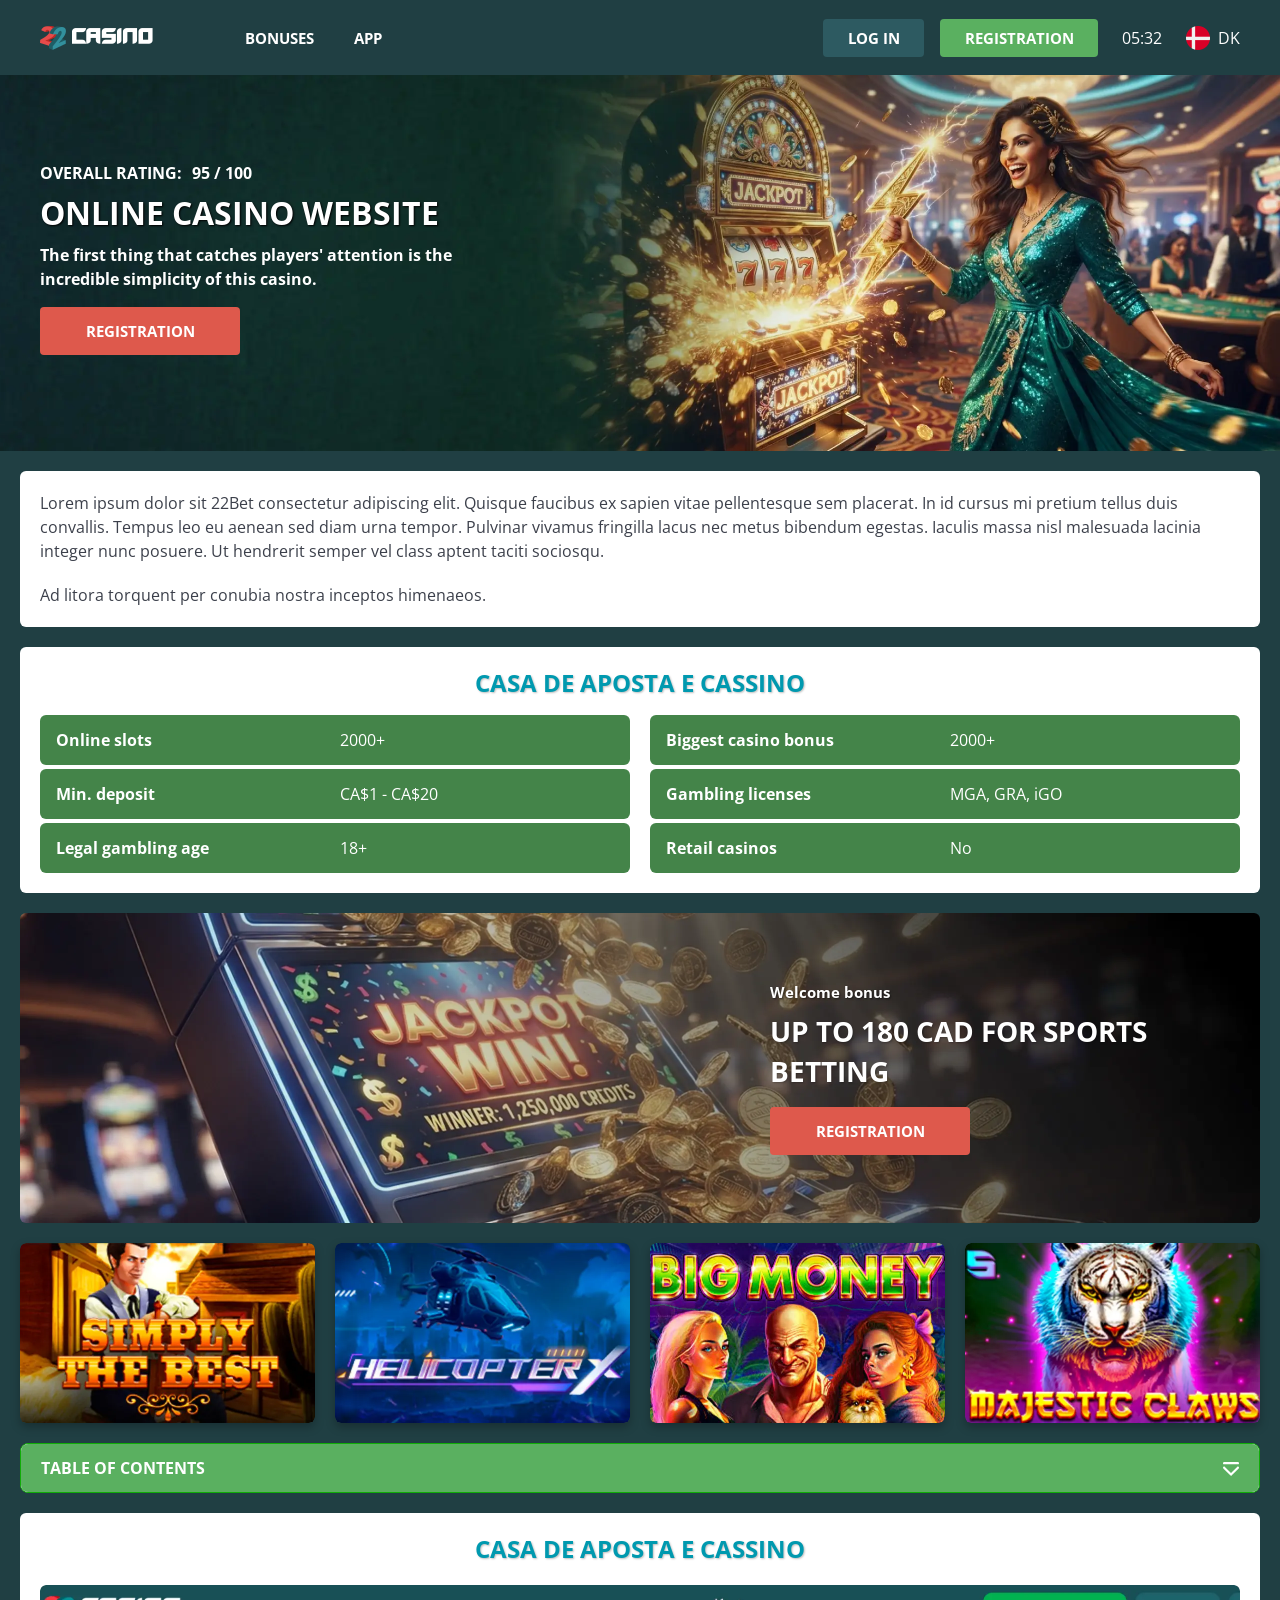
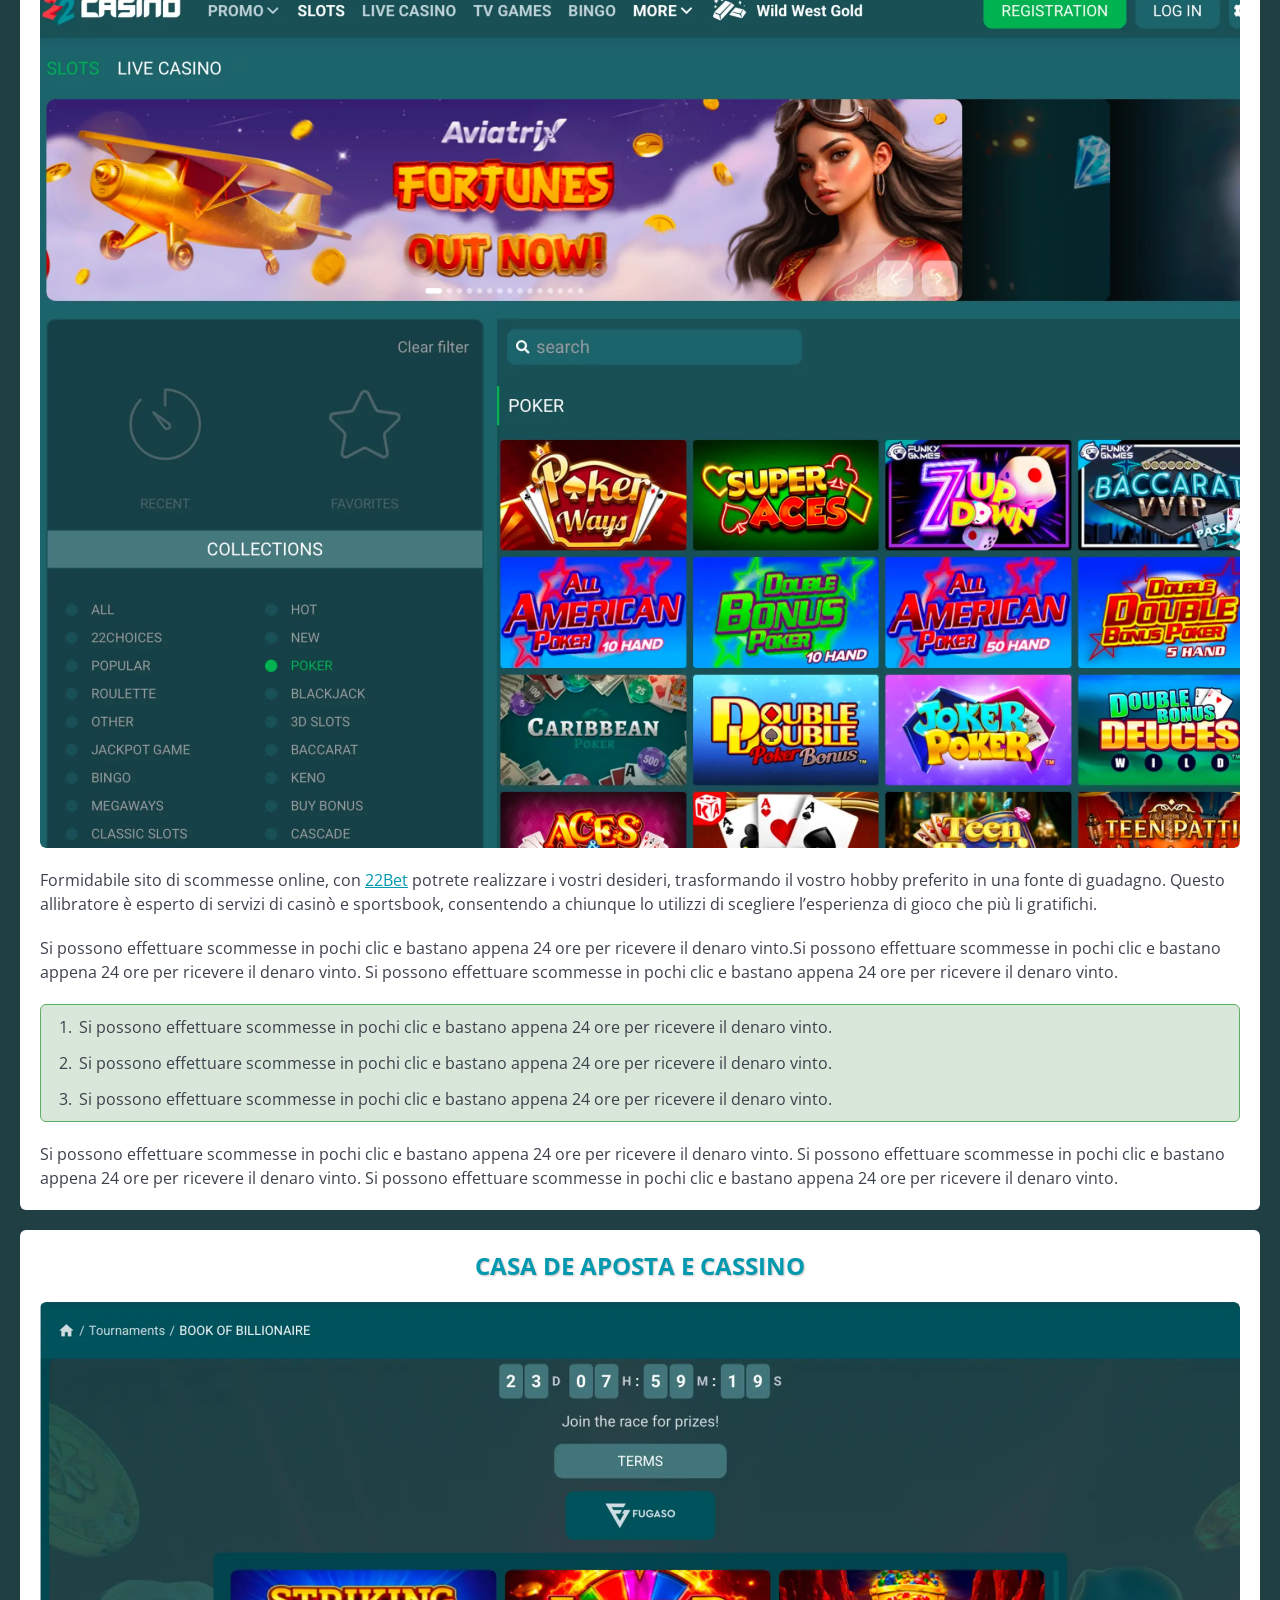
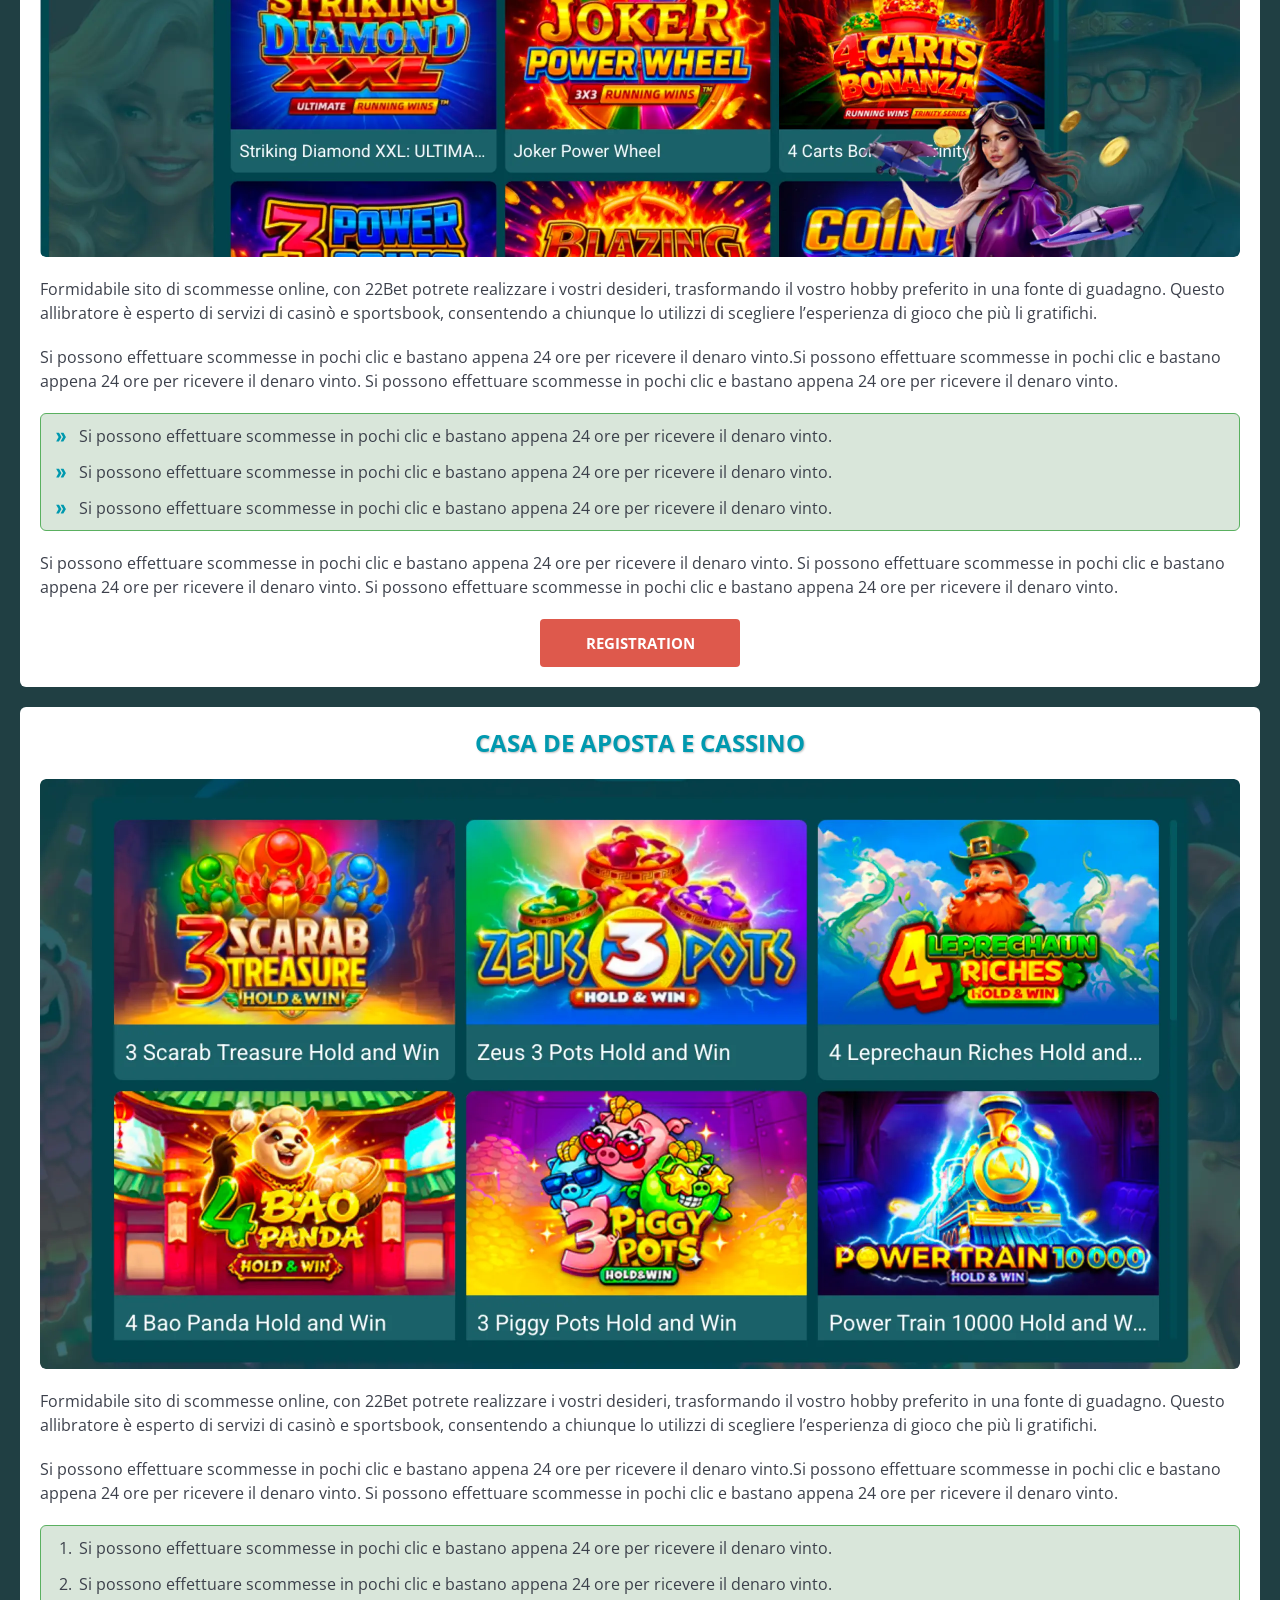
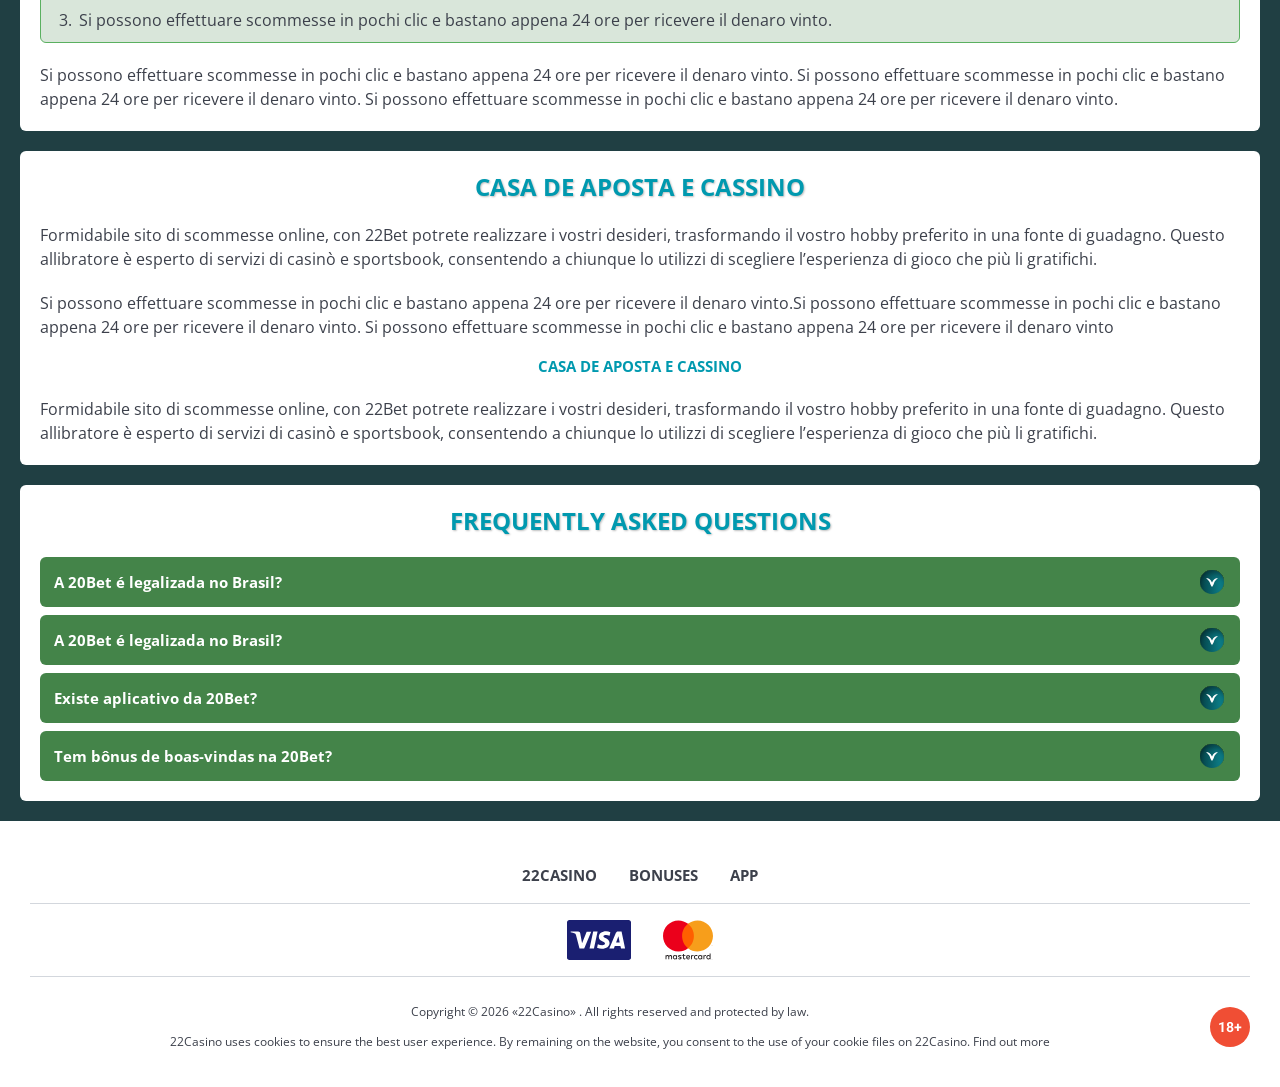
<file: index.html>
<!DOCTYPE html>
<html lang="dk">
  <head>
    <meta charset="UTF-8" />
   
    <meta name="viewport" content="width=device-width, initial-scale=1.0" />
    <title>22Bet </title>
    <meta name="description" content />
    <meta property="og:site_name" content />
    <meta property="og:title" content />
    <meta property="og:type" content="website" />
    <meta property="og:url" content />
    <meta property="og:image" content />
    <meta property="og:image:alt" content />
    <meta property="og:locale" content="dk" />
    <meta property="og:description" content />
    <link rel="preconnect" href="https://fonts.googleapis.com" />
    <link rel="preconnect" href="https://fonts.gstatic.com" crossorigin="anonymous" />
   <link href="https://fonts.googleapis.com/css2?family=Open+Sans:ital,wght@0,300..800;1,300..800&display=swap" rel="stylesheet">
<link href="https://fonts.googleapis.com/css?family=Roboto+Condensed&display=swap" rel="stylesheet">

   <link rel="stylesheet" href="./css/reset.css" />
    <link rel="stylesheet" href="./css/main.css" />
    <link rel="stylesheet" href="./css/media.css"/>
    <link rel="icon" href="./images/Group.png" type="image/x-icon"/>
    <script
    src="https://code.jquery.com/jquery-3.6.1.min.js"
    integrity="sha256-o88AwQnZB+VDvE9tvIXrMQaPlFFSUTR+nldQm1LuPXQ="
    crossorigin="anonymous"
  ></script>
  </head>
  <body>
    <header class="header">
      <section class="content header__content">
        <a href="./index.html" class="logo header__logo"
          ><img src="./images/logo.png" alt="logo" title
        /></a>
        <button class="header__btn-menu" >
          <svg width="16px" height="16px" viewBox="0 0 16 16" xmlns="http://www.w3.org/2000/svg">
              <rect y="0" width="16" height="3" rx="1.5"></rect>
              <rect y="6.5" width="16" height="3" rx="1.5"></rect>
              <rect y="13" width="16" height="3" rx="1.5"></rect>
            </svg>
        </button>

          <nav class="menu header__menu">
            <ul class="header__menu-list">
                
              <li >
                 <a href="./bonus.html" >
                Bonuses
              </a>
             
              
            </li>
              <li>
                <a href="./app.html">
                 App
                </a>
              </li>
           
             
            </ul>
            <div class="header__button header__button-menu " >
              <a href="#" class="button  button__login-menu">log in</a>
              <a href="#" class="button button__menu">registration</a>
            </div>
           
          </nav>
            <a href="#" class="button button__login">log in</a>
            <a href="#" class="button button__singup">registration</a>
            <div id="clock" class="header__time">00:00</div>
            <a href="#" class="header__flag">
                <span><img src="./images/flag.png" alt="flag" title /></span>
                <span>dk</span>
              </a>
      </section>
    </header>
     <main class="main home main-page">
        <section class=" hero hero__page">
           
            <div class="background">
              <img src="./images/main/bg-main.webp" alt="hero" title />
              
            </div>
            <div class="hero__wrapper">
              <div class="hero__data">
                <div class="hero__rating" >
                  <p>Overall Rating:</p>
                 
                  <span >
                    <span >95</span>
                  <span>/</span> 
                  <span >100</span>
                  
                  </span>
                </div>
                <h1 class="title general hero__title">
                 Online Casino Website
                </h1>
                <p class="hero__text">The first thing that catches players' attention is the incredible simplicity of this casino.</p>
                <a href="#" class="button  hero__button">Registration</a>
               
              </div>
             
            </div>
          </section>
      <section class="main__wrap main__wrap-page">
       
       <section class="content__wrapper content__wrapper-page">

         
        
       
          <section class="content article">
            <p>
             Lorem ipsum dolor sit 22Bet consectetur adipiscing elit. Quisque faucibus ex sapien vitae pellentesque sem placerat. In id cursus mi pretium tellus duis convallis. Tempus leo eu aenean sed diam urna tempor. Pulvinar vivamus fringilla lacus nec metus bibendum egestas. Iaculis massa nisl malesuada lacinia integer nunc posuere. Ut hendrerit semper vel class aptent taciti sociosqu.
            </p>
            <p>
             Ad litora torquent per conubia nostra inceptos himenaeos.
            </p>
          </section>
      <section class="content features">
            <h2 class="title high features__title">Casa de Aposta e Cassino</h2>
           
              <table class="features__table">
               <tbody class="features__group">
                 
                   <tr>
                   <td>Online slots</td>
                   <td>2000+</td>
                  </tr>
                  <tr>
                   <td>Biggest casino bonus</td>
                   <td>2000+</td>
                  </tr>
                  <tr>
                   <td>Min. deposit</td>
                   <td>CA$1 - CA$20</td>
                  </tr>
              
                     <tr>
                     <td>Gambling licenses</td>
                     <td>MGA, GRA, iGO</td>
                   </tr>
                   <tr>
                     <td>Legal gambling age</td>
                     <td>18+</td>
                   </tr>
                   <tr>
                     <td>Retail casinos</td>
                     <td>No</td>
                   </tr>
                
               </tbody>
             </table>
            
         
           </section>  

        
             
             <section class="content banner banner-main">
            <div class="background ">
              
              <img src="./images/main/banner-main.webp" alt="banner" title />
              
            </div>
            <div class="banner__info">
                <p class="banner__subtitle">Welcome bonus</p>
              <h2 class="title high banner__title-main">
             up to 180 CAD
for sports betting
              </h2>
          
              <a href="#" class="button banner__button">Registration</a>
            </div>
          </section>
          
           <section class="content casino">
           
              <ul class="casino__list ">
                <li class="casino__item">
                    <a href="#"><div class="casino__wrapper">
                      <img class="casino__img" src="./images/main/card-main1.webp" alt="" title>
                    <div class="casino__hover casino__hover-live">
                        
                        <div class="casino-box">
                            
                        <span href="#" class="button  casino__buttons">Play now</span>
                        </div>
                    </div>
                    </div>
                    </a>
                </li>
                <li class="casino__item">
                  <a href="#"><div class="casino__wrapper">
                      <img class="casino__img" src="./images/main/card-main2.webp" alt="" title>
                    <div class="casino__hover casino__hover-live">
                        
                        <div class="casino-box">
                            
                        <span href="#" class="button  casino__buttons">Play now</span>
                        </div>
                    </div>
                    </div>
                    </a>
              </li>
              <li class="casino__item">
              <a href="#"><div class="casino__wrapper">
                      <img class="casino__img" src="./images/main/card-main3.webp" alt="" title>
                    <div class="casino__hover casino__hover-live">
                        
                        <div class="casino-box">
                            
                        <span href="#" class="button  casino__buttons">Play now</span>
                        </div>
                    </div>
                    </div>
                    </a>
            </li>
             <li class="casino__item">
                <a href="#"><div class="casino__wrapper">
                      <img class="casino__img" src="./images/main/card-main4.webp" alt="" title>
                    <div class="casino__hover casino__hover-live">
                        
                        <div class="casino-box">
                            
                        <span href="#" class="button  casino__buttons">Play now</span>
                        </div>
                    </div>
                    </div>
                    </a>
            </li>
        

              </ul>
         </section>
              <section class="content menu-review__content">
              

            
                <div class="menu__review-desk menu__review-content">Table of Contents</div>
                <ul class="menu__review menu__review-list">
                  <li><a href="#">Lorem ipsum dolor sit</a></li>
                    <li><a href="#">Amet consectetur adipiscing</a></li>
                      <li><a href="#">Quisque faucibus ex sapien vitae</a></li>
                        <li><a href="#">Ut hendrerit sempero</a></li>
                          <li><a href="#">Pulvinar vivamus fringilla</a></li>
                           <li><a href="#">Ad litora torquent per conubia</a></li>
                         
                          
                </ul>
             
          
          </section>
          
        
          <section class="content article">
            <h2 class="title high article__title">Casa de Aposta e Cassino</h2>
             <div class="images">
              <img src="./images/main/image1-main.webp" alt="banner" title />
            </div>
            <p>
             Formidabile sito di scommesse online, con <a href="#">22Bet</a> potrete realizzare i vostri desideri, trasformando il vostro hobby preferito in una fonte di guadagno. Questo allibratore è esperto di servizi di casinò e sportsbook, consentendo a chiunque lo utilizzi di scegliere l’esperienza di gioco che più li gratifichi.
            </p>
            <p>
             Si possono effettuare scommesse in pochi clic e bastano appena 24 ore per ricevere il denaro vinto.Si possono effettuare scommesse in pochi clic e bastano appena 24 ore per ricevere il denaro vinto. Si possono effettuare scommesse in pochi clic e bastano appena 24 ore per ricevere il denaro vinto.
            </p>
           <ol>
              <li>Si possono effettuare scommesse in pochi clic e bastano appena 24 ore per ricevere il denaro vinto.</li>
              <li>Si possono effettuare scommesse in pochi clic e bastano appena 24 ore per ricevere il denaro vinto.</li>
              <li>Si possono effettuare scommesse in pochi clic e bastano appena 24 ore per ricevere il denaro vinto.</li>
            </ol>
            <p>Si possono effettuare scommesse in pochi clic e bastano appena 24 ore per ricevere il denaro vinto. Si possono effettuare scommesse in pochi clic e bastano appena 24 ore per ricevere il denaro vinto. Si possono effettuare scommesse in pochi clic e bastano appena 24 ore per ricevere il denaro vinto.</p>
          </section>
           <section class="content article">
            <h2 class="title high article__title">Casa de Aposta e Cassino</h2>
             <div class="images">
              <img src="./images/main/image2-main.webp" alt="banner" title />
            </div>
            <p>
             Formidabile sito di scommesse online, con 22Bet potrete realizzare i vostri desideri, trasformando il vostro hobby preferito in una fonte di guadagno. Questo allibratore è esperto di servizi di casinò e sportsbook, consentendo a chiunque lo utilizzi di scegliere l’esperienza di gioco che più li gratifichi.
            </p>
            <p>
             Si possono effettuare scommesse in pochi clic e bastano appena 24 ore per ricevere il denaro vinto.Si possono effettuare scommesse in pochi clic e bastano appena 24 ore per ricevere il denaro vinto. Si possono effettuare scommesse in pochi clic e bastano appena 24 ore per ricevere il denaro vinto.
            </p>
           <ul>
              <li>Si possono effettuare scommesse in pochi clic e bastano appena 24 ore per ricevere il denaro vinto.</li>
              <li>Si possono effettuare scommesse in pochi clic e bastano appena 24 ore per ricevere il denaro vinto.</li>
              <li>Si possono effettuare scommesse in pochi clic e bastano appena 24 ore per ricevere il denaro vinto.</li>
            </ul>
            <p>Si possono effettuare scommesse in pochi clic e bastano appena 24 ore per ricevere il denaro vinto. Si possono effettuare scommesse in pochi clic e bastano appena 24 ore per ricevere il denaro vinto. Si possono effettuare scommesse in pochi clic e bastano appena 24 ore per ricevere il denaro vinto.</p>
         <a href="#" class="button">Registration</a>
          </section>
           <section class="content article">
            <h2 class="title high article__title">Casa de Aposta e Cassino</h2>
             <div class="images">
              <img src="./images/main/image3-main.webp" alt="banner" title />
            </div>
            <p>
             Formidabile sito di scommesse online, con 22Bet potrete realizzare i vostri desideri, trasformando il vostro hobby preferito in una fonte di guadagno. Questo allibratore è esperto di servizi di casinò e sportsbook, consentendo a chiunque lo utilizzi di scegliere l’esperienza di gioco che più li gratifichi.
            </p>
            <p>
             Si possono effettuare scommesse in pochi clic e bastano appena 24 ore per ricevere il denaro vinto.Si possono effettuare scommesse in pochi clic e bastano appena 24 ore per ricevere il denaro vinto. Si possono effettuare scommesse in pochi clic e bastano appena 24 ore per ricevere il denaro vinto.
            </p>
           <ol>
              <li>Si possono effettuare scommesse in pochi clic e bastano appena 24 ore per ricevere il denaro vinto.</li>
              <li>Si possono effettuare scommesse in pochi clic e bastano appena 24 ore per ricevere il denaro vinto.</li>
              <li>Si possono effettuare scommesse in pochi clic e bastano appena 24 ore per ricevere il denaro vinto.</li>
            </ol>
            <p>Si possono effettuare scommesse in pochi clic e bastano appena 24 ore per ricevere il denaro vinto. Si possono effettuare scommesse in pochi clic e bastano appena 24 ore per ricevere il denaro vinto. Si possono effettuare scommesse in pochi clic e bastano appena 24 ore per ricevere il denaro vinto.</p>
          </section>
           <section class="content article">
            <h2 class="title high article__title">Casa de Aposta e Cassino</h2>
            <p>Formidabile sito di scommesse online, con 22Bet potrete realizzare i vostri desideri, trasformando il vostro hobby preferito in una fonte di guadagno. Questo allibratore è esperto di servizi di casinò e sportsbook, consentendo a chiunque lo utilizzi di scegliere l’esperienza di gioco che più li gratifichi.</p>
            <p>Si possono effettuare scommesse in pochi clic e bastano appena 24 ore per ricevere il denaro vinto.Si possono effettuare scommesse in pochi clic e bastano appena 24 ore per ricevere il denaro vinto. Si possono effettuare scommesse in pochi clic e bastano appena 24 ore per ricevere il denaro vinto</p>
            <h3>Casa de Aposta e Cassino</h3>
            <p>Formidabile sito di scommesse online, con 22Bet potrete realizzare i vostri desideri, trasformando il vostro hobby preferito in una fonte di guadagno. Questo allibratore è esperto di servizi di casinò e sportsbook, consentendo a chiunque lo utilizzi di scegliere l’esperienza di gioco che più li gratifichi.</p>
           </section>

          <section class="content faq">
            <h2 class="title high faq__title">Frequently Asked Questions</h2>
            <ol class="faq__list " >
              <li class="faq__item"  >
                <h3 class="title medium faq__subtitle js-button-expander js-button-expander--faq"  >A 20Bet é legalizada no Brasil?
                 </h3>
                <div  class="faq__answer js-expand-content js-expand-content--faq" >
                  <p  >
                    Sim, a casa de apostas tem licença emitida por Curaçao, que é reconhecida no Brasil e a permite atuar por aqui.
                  </p>
                </div>
              </li>
              <li class="faq__item"  >
                <h3 class="title medium faq__subtitle js-button-expander js-button-expander--faq"  >A 20Bet é legalizada no Brasil?</h3>
                <div class="faq__answer js-expand-content js-expand-content--faq" >
                  <p  >
                    Sim, a casa de apostas tem licença emitida por Curaçao, que é reconhecida no Brasil e a permite atuar por aqui.
                  </p>
                </div>
              </li> 
              <li class="faq__item"  >
                <h3 class="title medium faq__subtitle js-button-expander js-button-expander--faq"  >Existe aplicativo da 20Bet?</h3>
                <div class="faq__answer js-expand-content js-expand-content--faq" >
                  <p  >
                   Sim, disponível para sistemas operacionais iOS e Android.
                  </p>
                </div>
              </li> 
              <li class="faq__item"  >
                <h3 class="title medium faq__subtitle js-button-expander js-button-expander--faq"  >Tem bônus de boas-vindas na 20Bet?</h3>
                <div class="faq__answer js-expand-content js-expand-content--faq" >
                  <p  >
                   O pacote especial para novos usuários da 20Bet paga 100% sobre o primeiro depósito, com limite de 600 BRL.
                  </p>
                </div>
              </li> 
             
            </ol>
          </section>
          
        </section> 
      
        <div class=""  onclick="scrollToTop()">
          <button class="main__arrow" id="scrollToTopBtn"></button>
        </div> 
        
      </section>
    </main> 
     <footer class=" footer ">
      <section class="content footer__content">
        <ul class="footer__menu">
         <li><a href="/">22casino</a></li>
         <li><a href="./bonus.html">Bonuses</a></li>
         <li><a href="./app.html">App</a></li>
        
        </ul>
          <ul class="footer__cards-list">
           
            <li>
              <a href="#"
                ><img src="./images/footer-img1.svg" alt="card" title
              /></a>
            </li>
           <li>
              <a href="#"
                ><img src="./images/footer-img2.svg" alt="card" title
              /></a>
            </li> 
          </ul>
       
        <div class="footer__wrapp">
          <div class="footer__text">
           
            <p>Copyright &copy; 2026 «22Casino» . All rights reserved and protected by law.
</p>
<p>22Casino uses cookies to ensure the best user experience. By remaining on the website, you consent to the use of your cookie files on 22Casino. Find out more</p>
           
          </div>
         <div class="footer__box">
           <div class="footer__age">
          <img src="./images/age.svg" alt="" title>
          </div>
         
         </div>
        </div>
      
      </section>
    </footer>
    <script src="./js/arrowUp.js" defer></script>
    <script src="./js/sidebar.js" defer></script>
    <script src="./js/expander.js" defer></script>
    <script src="./js/mobile-menu.js" defer></script>
    <script src="./js/clock.js" defer></script>
  </body>
</html>
</file>
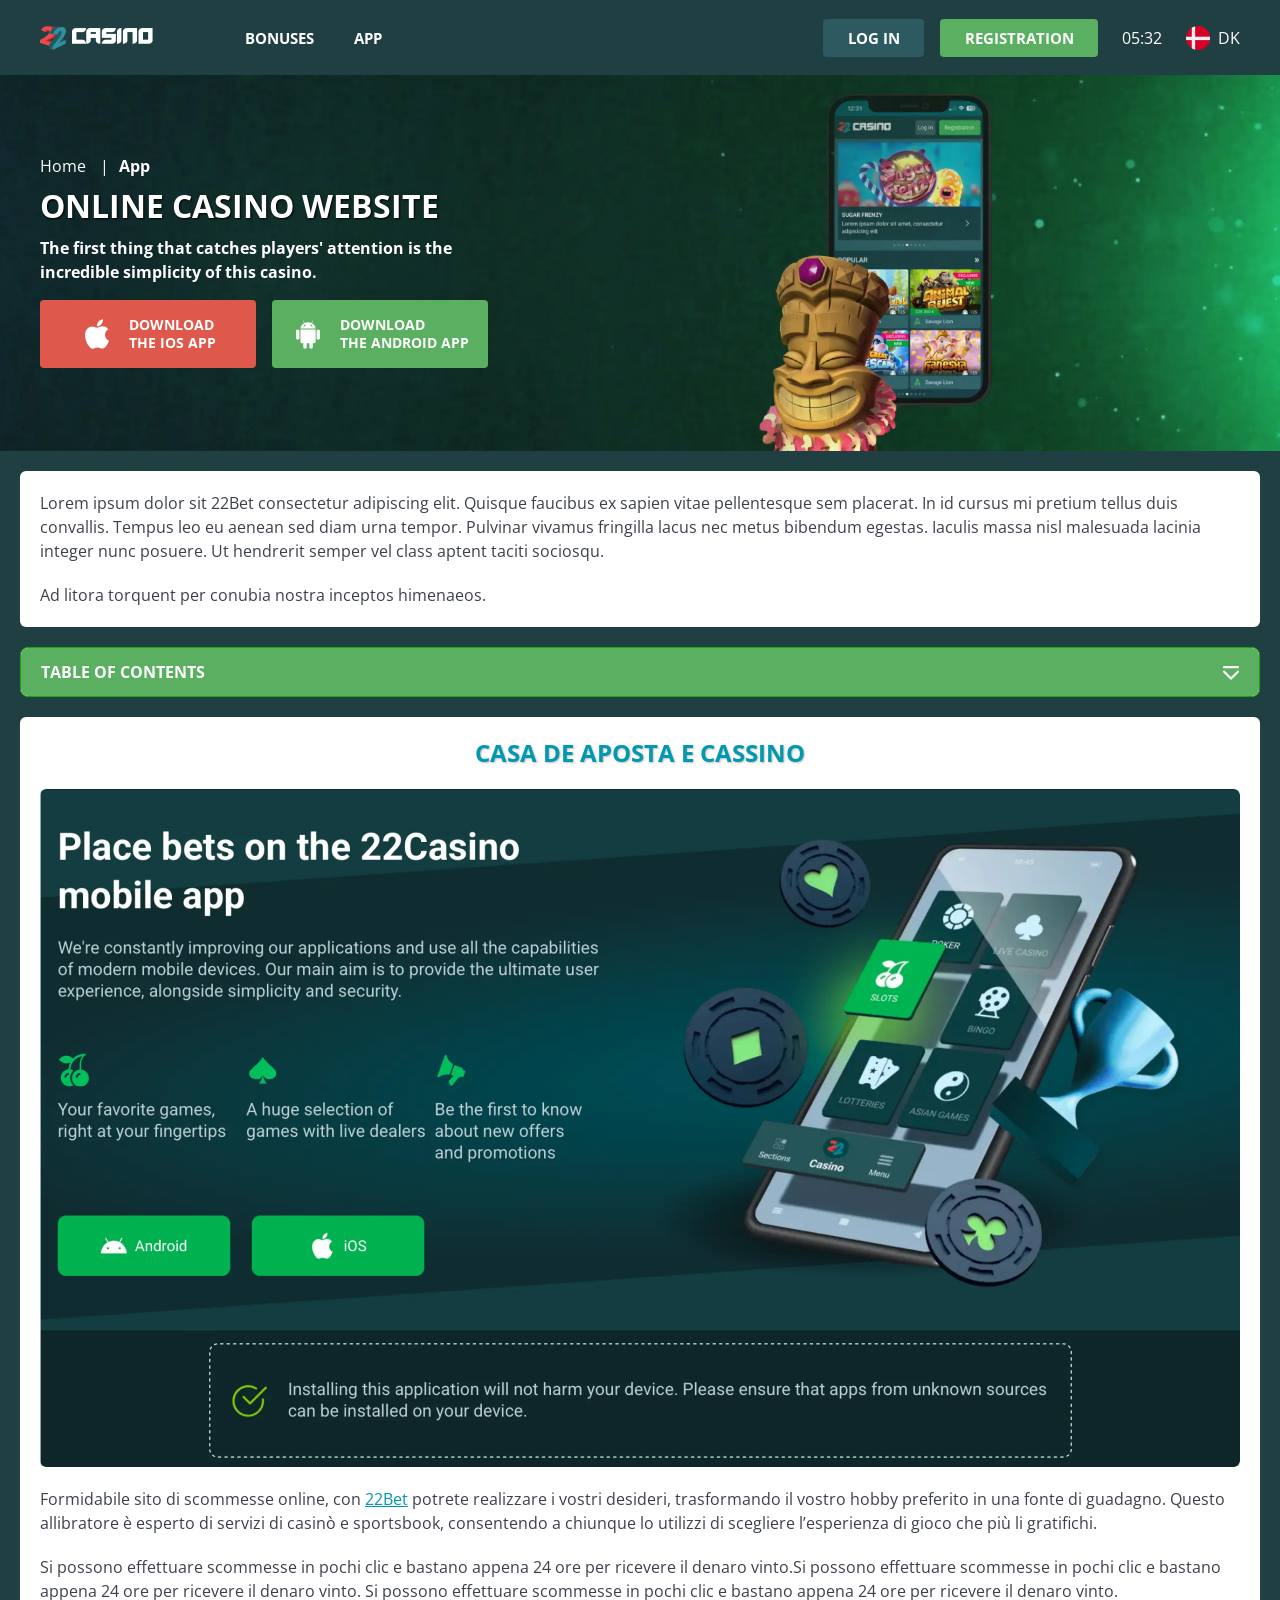
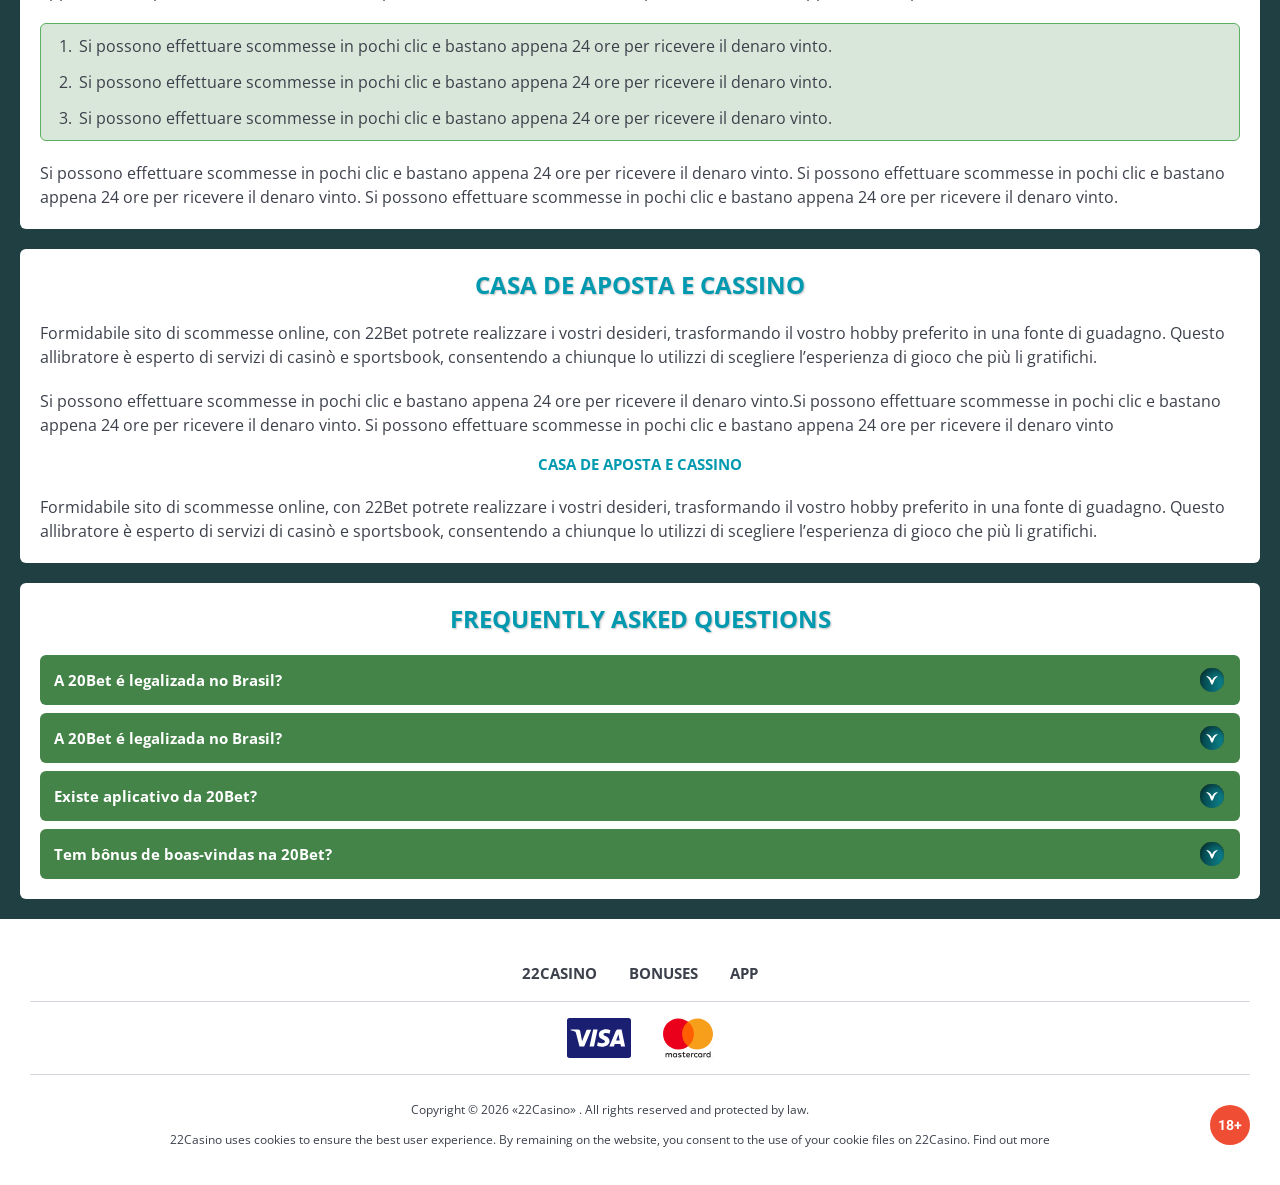
<file: app.html>
<!DOCTYPE html>
<html lang="dk">
  <head>
    <meta charset="UTF-8" />
   
    <meta name="viewport" content="width=device-width, initial-scale=1.0" />
    <title>22Bet </title>
    <meta name="description" content />
    <meta property="og:site_name" content />
    <meta property="og:title" content />
    <meta property="og:type" content="website" />
    <meta property="og:url" content />
    <meta property="og:image" content />
    <meta property="og:image:alt" content />
    <meta property="og:locale" content="dk" />
    <meta property="og:description" content />
    <link rel="preconnect" href="https://fonts.googleapis.com" />
    <link rel="preconnect" href="https://fonts.gstatic.com" crossorigin="anonymous" />
   <link href="https://fonts.googleapis.com/css2?family=Open+Sans:ital,wght@0,300..800;1,300..800&display=swap" rel="stylesheet">
<link href="https://fonts.googleapis.com/css?family=Roboto+Condensed&display=swap" rel="stylesheet">

   <link rel="stylesheet" href="./css/reset.css" />
    <link rel="stylesheet" href="./css/main.css" />
    <link rel="stylesheet" href="./css/media.css"/>
    <link rel="icon" href="./images/Group.png" type="image/x-icon"/>
    <script
    src="https://code.jquery.com/jquery-3.6.1.min.js"
    integrity="sha256-o88AwQnZB+VDvE9tvIXrMQaPlFFSUTR+nldQm1LuPXQ="
    crossorigin="anonymous"
  ></script>
  </head>
  <body>
    <header class="header">
      <section class="content header__content">
        <a href="./index.html" class="logo header__logo"
          ><img src="./images/logo.png" alt="logo" title
        /></a>
        <button class="header__btn-menu" >
          <svg width="16px" height="16px" viewBox="0 0 16 16" xmlns="http://www.w3.org/2000/svg">
              <rect y="0" width="16" height="3" rx="1.5"></rect>
              <rect y="6.5" width="16" height="3" rx="1.5"></rect>
              <rect y="13" width="16" height="3" rx="1.5"></rect>
            </svg>
        </button>

          <nav class="menu header__menu">
        <ul class="header__menu-list">
                
              <li >
                 <a href="./bonus.html" >
                Bonuses
              </a>
             
              
            </li>
              <li>
                <a href="./app.html">
                 App
                </a>
              </li>
           
             
            </ul>
            <div class="header__button header__button-menu " >
              <a href="#" class="button  button__login-menu">log in</a>
              <a href="#" class="button button__menu">registration</a>
            </div>
           
          </nav>
            <a href="#" class="button button__login">log in</a>
            <a href="#" class="button button__singup">registration</a>
            <div id="clock" class="header__time">00:00</div>
            <a href="#" class="header__flag">
                <span><img src="./images/flag.png" alt="flag" title /></span>
                <span>dk</span>
              </a>
      </section>
    </header>
     <main class="main home main-page">
        <section class=" hero hero__page">
           
            <div class="background background-page">
              <img src="./images/app/bg-app.webp" alt="hero" title />
              
            </div>
            <div class="hero__wrapper hero__wrapper-page">
              <div class="hero__data hero__data-bonus">
                <ul
                class="breadcrumbs "
                
              >
                <li
                  
                >
                  <a href="#" >
                    <span >Home</span></a
                  >
                 
                </li>
                <li
                  
                >
                  <a href="/" > <span >App</span></a>
                 
                </li>
              </ul>
                <h1 class="title general hero__title">
                  Online Casino Website
                </h1>
                 <p class="hero__text">The first thing that catches players' attention is the incredible simplicity of this casino.</p>
               
              <div class="banner__content banner__content-app">
             
                  <a href="#" class="banner__btn banner__btn-app">
                    <img src="./images/main/apple-app.svg" alt="icon" title>
                   Download  </br>
THE IOS APP
                  </a>
                  <a href="#" class="banner__btn banner__btn-android"
                    > <img src="./images/main/android-app.svg" alt="icon" title>Download  </br>
THE android APP</a
                  >
                </div>
              </div>
             
            </div>
          </section>
      <section class="main__wrap main__wrap-page">
       
       <section class="content__wrapper content__wrapper-page">

         
        
       
          <section class="content article">
            <p>
             Lorem ipsum dolor sit 22Bet consectetur adipiscing elit. Quisque faucibus ex sapien vitae pellentesque sem placerat. In id cursus mi pretium tellus duis convallis. Tempus leo eu aenean sed diam urna tempor. Pulvinar vivamus fringilla lacus nec metus bibendum egestas. Iaculis massa nisl malesuada lacinia integer nunc posuere. Ut hendrerit semper vel class aptent taciti sociosqu.
            </p>
            <p>
             Ad litora torquent per conubia nostra inceptos himenaeos.
            </p>
          </section>
         
       <section class="content menu-review__content">
              

            
                <div class="menu__review-desk menu__review-content">Table of Contents</div>
                <ul class="menu__review menu__review-list">
                  <li><a href="#">Lorem ipsum dolor sit</a></li>
                    <li><a href="#">Amet consectetur adipiscing</a></li>
                      <li><a href="#">Quisque faucibus ex sapien vitae</a></li>
                        <li><a href="#">Ut hendrerit sempero</a></li>
                          <li><a href="#">Pulvinar vivamus fringilla</a></li>
                           <li><a href="#">Ad litora torquent per conubia</a></li>
                         
                          
                </ul>
             
          
          </section>
        
          <section class="content article">
            <h2 class="title high article__title">Casa de Aposta e Cassino</h2>
             <div class="images">
              <img src="./images/app/image1-app.webp" alt="banner" title />
            </div>
            <p>
             Formidabile sito di scommesse online, con <a href="#">22Bet</a> potrete realizzare i vostri desideri, trasformando il vostro hobby preferito in una fonte di guadagno. Questo allibratore è esperto di servizi di casinò e sportsbook, consentendo a chiunque lo utilizzi di scegliere l’esperienza di gioco che più li gratifichi.
            </p>
            <p>
             Si possono effettuare scommesse in pochi clic e bastano appena 24 ore per ricevere il denaro vinto.Si possono effettuare scommesse in pochi clic e bastano appena 24 ore per ricevere il denaro vinto. Si possono effettuare scommesse in pochi clic e bastano appena 24 ore per ricevere il denaro vinto.
            </p>
           <ol>
              <li>Si possono effettuare scommesse in pochi clic e bastano appena 24 ore per ricevere il denaro vinto.</li>
              <li>Si possono effettuare scommesse in pochi clic e bastano appena 24 ore per ricevere il denaro vinto.</li>
              <li>Si possono effettuare scommesse in pochi clic e bastano appena 24 ore per ricevere il denaro vinto.</li>
            </ol>
            <p>Si possono effettuare scommesse in pochi clic e bastano appena 24 ore per ricevere il denaro vinto. Si possono effettuare scommesse in pochi clic e bastano appena 24 ore per ricevere il denaro vinto. Si possono effettuare scommesse in pochi clic e bastano appena 24 ore per ricevere il denaro vinto.</p>
          </section>
         
         
           <section class="content article">
            <h2 class="title high article__title">Casa de Aposta e Cassino</h2>
            <p>Formidabile sito di scommesse online, con 22Bet potrete realizzare i vostri desideri, trasformando il vostro hobby preferito in una fonte di guadagno. Questo allibratore è esperto di servizi di casinò e sportsbook, consentendo a chiunque lo utilizzi di scegliere l’esperienza di gioco che più li gratifichi.</p>
            <p>Si possono effettuare scommesse in pochi clic e bastano appena 24 ore per ricevere il denaro vinto.Si possono effettuare scommesse in pochi clic e bastano appena 24 ore per ricevere il denaro vinto. Si possono effettuare scommesse in pochi clic e bastano appena 24 ore per ricevere il denaro vinto</p>
            <h3>Casa de Aposta e Cassino</h3>
            <p>Formidabile sito di scommesse online, con 22Bet potrete realizzare i vostri desideri, trasformando il vostro hobby preferito in una fonte di guadagno. Questo allibratore è esperto di servizi di casinò e sportsbook, consentendo a chiunque lo utilizzi di scegliere l’esperienza di gioco che più li gratifichi.</p>
           </section>

          <section class="content faq">
            <h2 class="title high faq__title">Frequently Asked Questions</h2>
            <ul class="faq__list " >
              <li class="faq__item"  >
                <h3 class="title medium faq__subtitle js-button-expander js-button-expander--faq"  >A 20Bet é legalizada no Brasil?
                 </h3>
                <div  class="faq__answer js-expand-content js-expand-content--faq" >
                  <p  >
                    Sim, a casa de apostas tem licença emitida por Curaçao, que é reconhecida no Brasil e a permite atuar por aqui.
                  </p>
                </div>
              </li>
              <li class="faq__item"  >
                <h3 class="title medium faq__subtitle js-button-expander js-button-expander--faq"  >A 20Bet é legalizada no Brasil?</h3>
                <div class="faq__answer js-expand-content js-expand-content--faq" >
                  <p  >
                    Sim, a casa de apostas tem licença emitida por Curaçao, que é reconhecida no Brasil e a permite atuar por aqui.
                  </p>
                </div>
              </li> 
              <li class="faq__item"  >
                <h3 class="title medium faq__subtitle js-button-expander js-button-expander--faq"  >Existe aplicativo da 20Bet?</h3>
                <div class="faq__answer js-expand-content js-expand-content--faq" >
                  <p  >
                   Sim, disponível para sistemas operacionais iOS e Android.
                  </p>
                </div>
              </li> 
              <li class="faq__item"  >
                <h3 class="title medium faq__subtitle js-button-expander js-button-expander--faq"  >Tem bônus de boas-vindas na 20Bet?</h3>
                <div class="faq__answer js-expand-content js-expand-content--faq" >
                  <p  >
                   O pacote especial para novos usuários da 20Bet paga 100% sobre o primeiro depósito, com limite de 600 BRL.
                  </p>
                </div>
              </li> 
             
            </ul>
          </section>
          
        </section> 
      
        <div class=""  onclick="scrollToTop()">
          <button class="main__arrow" id="scrollToTopBtn"></button>
        </div> 
        
      </section>
    </main> 
  <footer class=" footer ">
      <section class="content footer__content">
        <ul class="footer__menu">
         <li><a href="/">22casino</a></li>
         <li><a href="./bonus.html">Bonuses</a></li>
         <li><a href="./app.html">App</a></li>
        
        </ul>
          <ul class="footer__cards-list">
           
            <li>
              <a href="#"
                ><img src="./images/footer-img1.svg" alt="card" title
              /></a>
            </li>
           <li>
              <a href="#"
                ><img src="./images/footer-img2.svg" alt="card" title
              /></a>
            </li> 
          </ul>
       
        <div class="footer__wrapp">
          <div class="footer__text">
           
            <p>Copyright &copy; 2026 «22Casino» . All rights reserved and protected by law.
</p>
<p>22Casino uses cookies to ensure the best user experience. By remaining on the website, you consent to the use of your cookie files on 22Casino. Find out more</p>
           
          </div>
         <div class="footer__box">
           <div class="footer__age">
          <img src="./images/age.svg" alt="" title>
          </div>
         
         </div>
        </div>
      
      </section>
    </footer>
    <script src="./js/arrowUp.js" defer></script>
    <script src="./js/sidebar.js" defer></script>
    <script src="./js/expander.js" defer></script>
    <script src="./js/mobile-menu.js" defer></script>
    <script src="./js/clock.js" defer></script>
  </body>
</html>
</file>
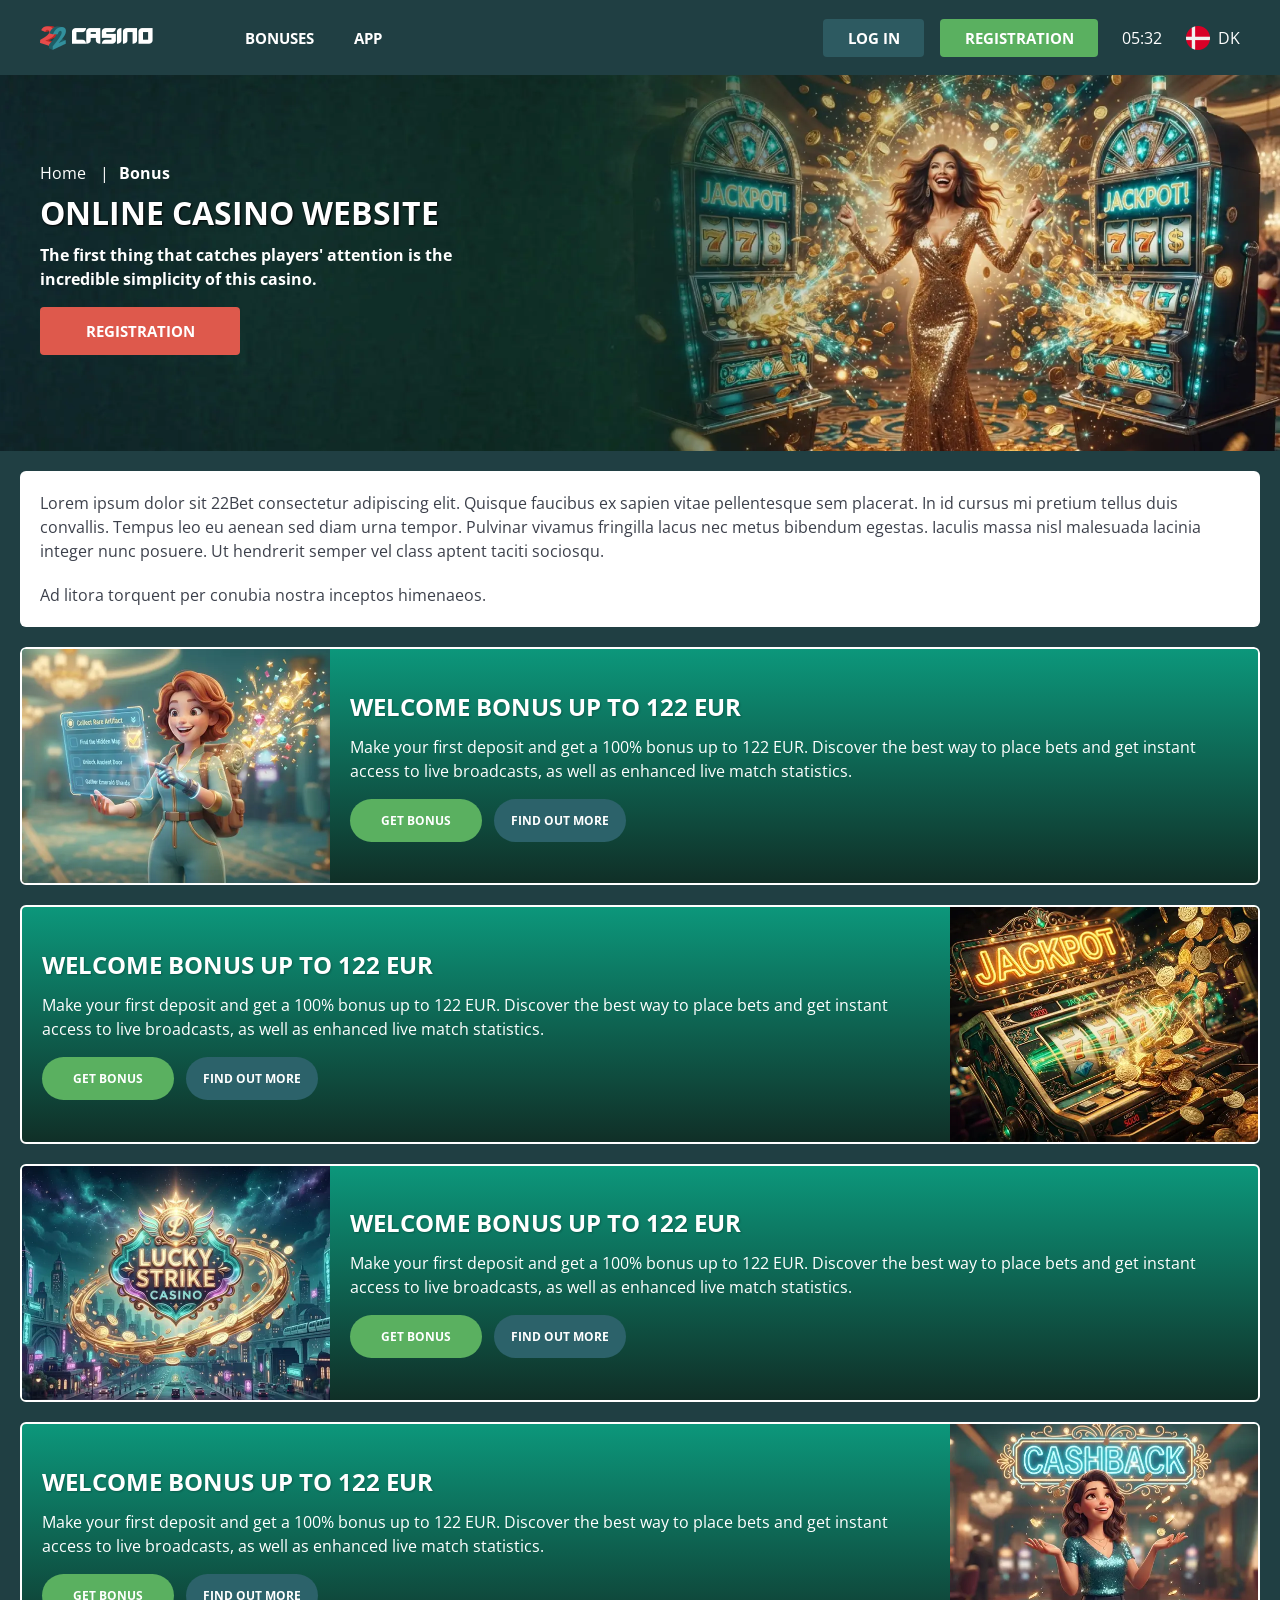
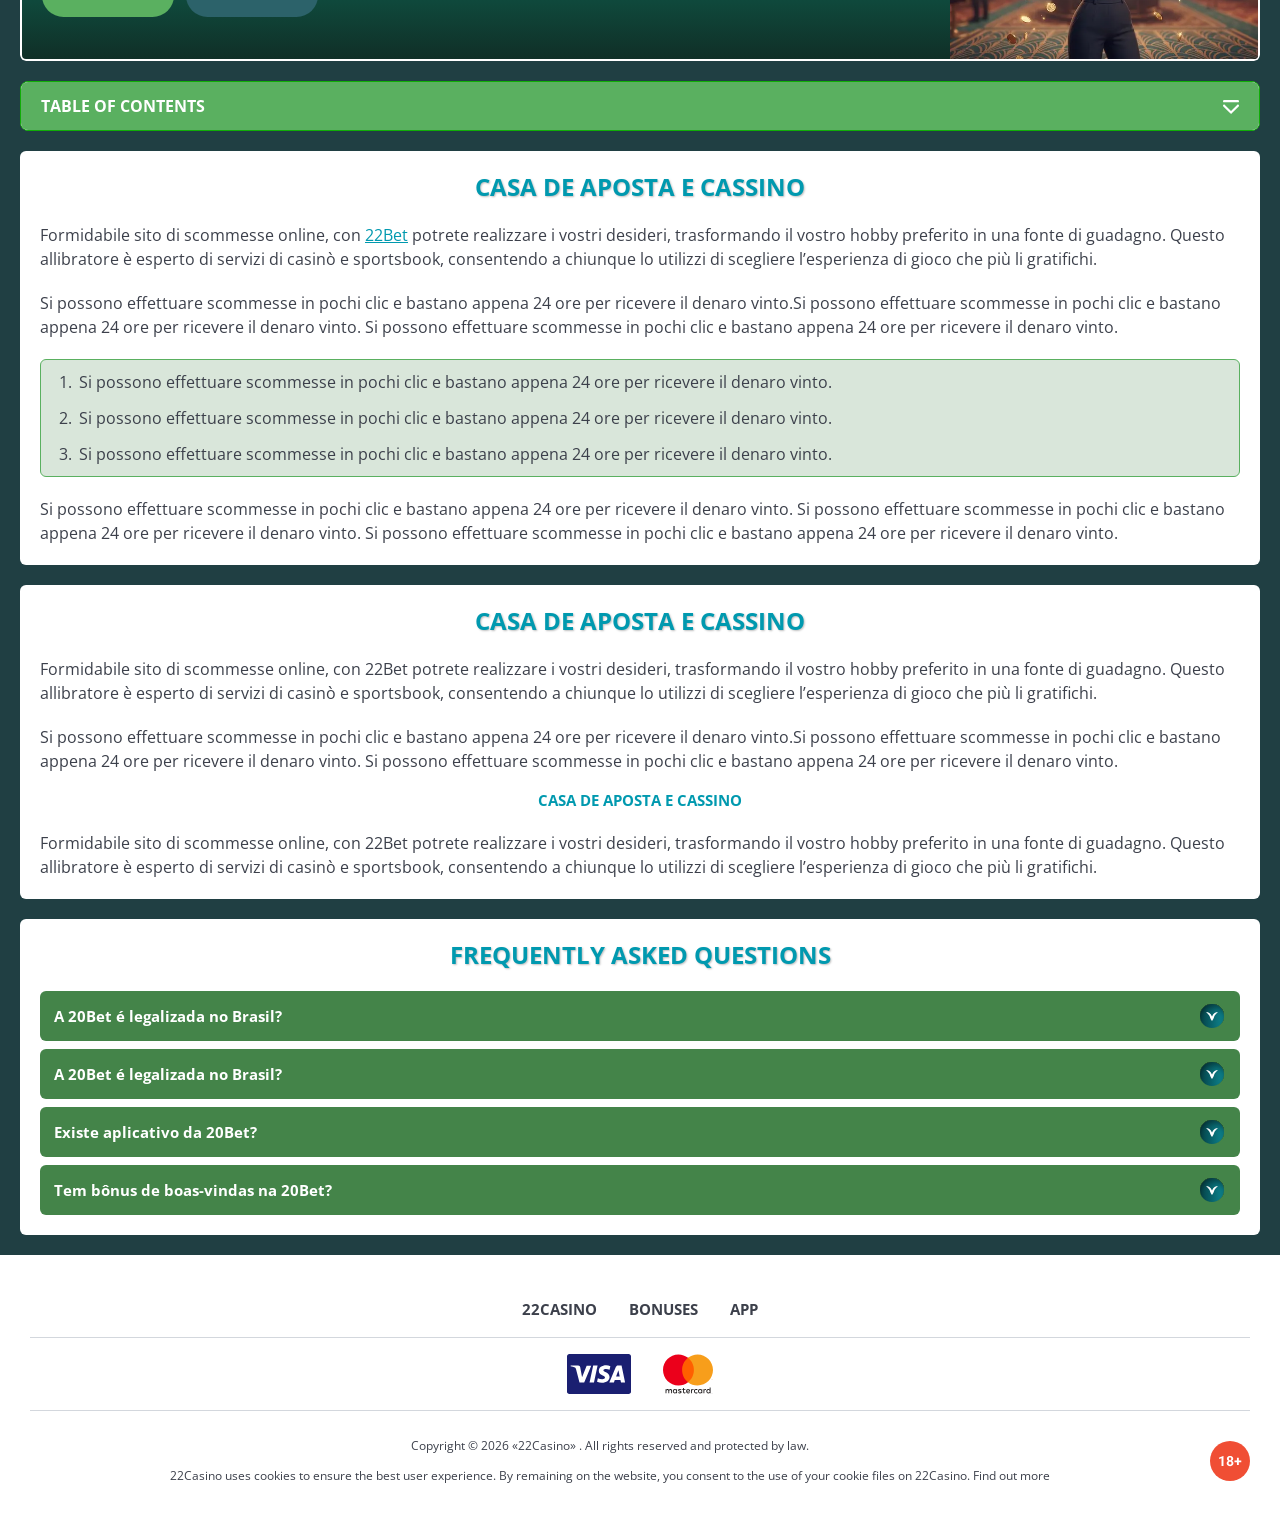
<file: bonus.html>
<!DOCTYPE html>
<html lang="dk">
  <head>
    <meta charset="UTF-8" />
   
    <meta name="viewport" content="width=device-width, initial-scale=1.0" />
    <title>22Bet </title>
    <meta name="description" content />
    <meta property="og:site_name" content />
    <meta property="og:title" content />
    <meta property="og:type" content="website" />
    <meta property="og:url" content />
    <meta property="og:image" content />
    <meta property="og:image:alt" content />
    <meta property="og:locale" content="dk" />
    <meta property="og:description" content />
    <link rel="preconnect" href="https://fonts.googleapis.com" />
    <link rel="preconnect" href="https://fonts.gstatic.com" crossorigin="anonymous" />
    
   <link href="https://fonts.googleapis.com/css2?family=Open+Sans:ital,wght@0,300..800;1,300..800&display=swap" rel="stylesheet">
<link href="https://fonts.googleapis.com/css?family=Roboto+Condensed&display=swap" rel="stylesheet">

    <link rel="stylesheet" href="./css/reset.css" />
    <link rel="stylesheet" href="./css/main.css" />
    <link rel="stylesheet" href="./css/media.css"/>
    <link rel="icon" href="./images/Group.png" type="image/x-icon"/>
    <script
    src="https://code.jquery.com/jquery-3.6.1.min.js"
    integrity="sha256-o88AwQnZB+VDvE9tvIXrMQaPlFFSUTR+nldQm1LuPXQ="
    crossorigin="anonymous"
  ></script>
  </head>
  <body>
  <header class="header">
      <section class="content header__content">
        <a href="./index.html" class="logo header__logo"
          ><img src="./images/logo.png" alt="logo" title
        /></a>
        <button class="header__btn-menu" >
          <svg width="16px" height="16px" viewBox="0 0 16 16" xmlns="http://www.w3.org/2000/svg">
              <rect y="0" width="16" height="3" rx="1.5"></rect>
              <rect y="6.5" width="16" height="3" rx="1.5"></rect>
              <rect y="13" width="16" height="3" rx="1.5"></rect>
            </svg>
        </button>

          <nav class="menu header__menu">
      <ul class="header__menu-list">
                
              <li >
                 <a href="./bonus.html" >
                Bonuses
              </a>
             
              
            </li>
              <li>
                <a href="./app.html">
                 App
                </a>
              </li>
           
             
            </ul>
            <div class="header__button header__button-menu " >
              <a href="#" class="button  button__login-menu">log in</a>
              <a href="#" class="button button__menu">registration</a>
            </div>
           
          </nav>
            <a href="#" class="button button__login">log in</a>
            <a href="#" class="button button__singup">registration</a>
            <div id="clock" class="header__time">00:00</div>
            <a href="#" class="header__flag">
                <span><img src="./images/flag.png" alt="flag" title /></span>
                <span>dk</span>
              </a>
      </section>
    </header>
     <main class="main home main-page">
        <section class=" hero hero__page">
           
            <div class="background ">
              <img src="./images/bonus/bg-bonus.webp" alt="hero" title />
              
            </div>
            <div class="hero__wrapper hero__wrapper-page">
              <div class="hero__data hero__data-bonus">
                <ul
                class="breadcrumbs "
                
              >
                <li
                  
                >
                  <a href="/" >
                    <span >Home</span></a
                  >
                 
                </li>
                <li
                  
                >
                  <a href="#" > <span >Bonus</span></a>
                 
                </li>
              </ul>
                <h1 class="title general hero__title">
                  Online Casino Website
                </h1>
                 <p class="hero__text">The first thing that catches players' attention is the incredible simplicity of this casino.</p>
               
                <a href="#" class="button  hero__button ">Registration</a>
               
              </div>
             
            </div>
          </section>
      <section class="main__wrap main__wrap-page">
       
       <section class="content__wrapper content__wrapper-page">
        <section class="content article">
            <p>
             Lorem ipsum dolor sit 22Bet consectetur adipiscing elit. Quisque faucibus ex sapien vitae pellentesque sem placerat. In id cursus mi pretium tellus duis convallis. Tempus leo eu aenean sed diam urna tempor. Pulvinar vivamus fringilla lacus nec metus bibendum egestas. Iaculis massa nisl malesuada lacinia integer nunc posuere. Ut hendrerit semper vel class aptent taciti sociosqu.
            </p>
            <p>
             Ad litora torquent per conubia nostra inceptos himenaeos.
            </p>
          </section>
        
          <section class="content bonuses">
            <ul class="bonuses__list">
               <li class="  bonuses__item">
                 
                 <div class="images__wrap">
                   <div class=" bonuses__img">
                     <img src="./images/bonus/banner-bonus1.webp" alt="" title="">
                  </div>
               <div class="bonuses__desc">
                     <div class="wrap">
                        
                        <h2 class="title high bonuses__title">WELCOME BONUS UP TO 122 EUR</h2>
                        <div class="bonuses__text">
                       <p>Make your first deposit and get a 100% bonus up to 122 EUR. 
Discover the best way to place bets and get instant access to live broadcasts, as well as enhanced live match statistics.</p>   
                        </div>
                        
                     </div>
                     <div class="bonuses__buttons">
                       <a href="#" class="button bonuses__button">Get Bonus</a>
                         
                       <a href="#" class="button bonuses__button">Find out more</a>
                         
                   
                   </div>
                  </div>
                 </div>
                  
               </li>
               <li class="bonuses__item">
                 <div class="images__wrap">
                  <div class=" bonuses__img">
                     <img src="./images/bonus/banner-bonus2.webp" alt="" title="">
                  </div>
          <div class="bonuses__desc">
                     <div class="wrap">
                        
                        <h2 class="title high bonuses__title">WELCOME BONUS UP TO 122 EUR</h2>
                        <div class="bonuses__text">
                       <p>Make your first deposit and get a 100% bonus up to 122 EUR. 
Discover the best way to place bets and get instant access to live broadcasts, as well as enhanced live match statistics.</p>   
                        </div>
                        
                     </div>
                     <div class="bonuses__buttons">
                         <a href="#" class="button bonuses__button">Get Bonus</a>
                         
                       <a href="#" class="button bonuses__button">Find out more</a>
                         
                   </div>
                  </div>
                 </div>
               </li>
               <li class="bonuses__item">
                <div class="images__wrap">
                  <div class=" bonuses__img">
                     <img src="./images/bonus/banner-bonus3.webp" alt="" title="">
                  </div>
                  <div class="bonuses__desc">
                     <div class="wrap">
                        
                        <h2 class="title high bonuses__title">WELCOME BONUS UP TO 122 EUR</h2>
                        <div class="bonuses__text">
                       <p>Make your first deposit and get a 100% bonus up to 122 EUR. 
Discover the best way to place bets and get instant access to live broadcasts, as well as enhanced live match statistics.</p>   
                        </div>
                        
                     </div>
                     <div class="bonuses__buttons">
                      <a href="#" class="button bonuses__button">Get Bonus</a>
                         
                       <a href="#" class="button bonuses__button">Find out more</a>
                            
                   
                   </div>
                  </div>
                </div>
               </li>
                <li class="bonuses__item">
                <div class="images__wrap">
                  <div class=" bonuses__img">
                     <img src="./images/bonus/banner-bonus4.webp" alt="" title="">
                  </div>
                  <div class="bonuses__desc">
                     <div class="wrap">
                        
                        <h2 class="title high bonuses__title">WELCOME BONUS UP TO 122 EUR</h2>
                        <div class="bonuses__text">
                       <p>Make your first deposit and get a 100% bonus up to 122 EUR. 
Discover the best way to place bets and get instant access to live broadcasts, as well as enhanced live match statistics.</p>   
                        </div>
                        
                     </div>
                     <div class="bonuses__buttons">
                        <a href="#" class="button bonuses__button">Get Bonus</a>
                         
                       <a href="#" class="button bonuses__button">Find out more</a>
                         
                   </div>
                  </div>
                </div>
               </li>
                   
            </ul>
         </section>
            <section class="content menu-review__content">
              

            
                <div class="menu__review-desk menu__review-content">Table of Contents</div>
                <ul class="menu__review menu__review-list">
                  <li><a href="#">Lorem ipsum dolor sit</a></li>
                    <li><a href="#">Amet consectetur adipiscing</a></li>
                      <li><a href="#">Quisque faucibus ex sapien vitae</a></li>
                        <li><a href="#">Ut hendrerit sempero</a></li>
                          <li><a href="#">Pulvinar vivamus fringilla</a></li>
                           <li><a href="#">Ad litora torquent per conubia</a></li>
                         
                          
                </ul>
             
          
          </section>
         
         <section class="content article">
            <h2 class="title high article__title">Casa de Aposta e Cassino</h2>
            
            <p>
             Formidabile sito di scommesse online, con <a href="#">22Bet</a> potrete realizzare i vostri desideri, trasformando il vostro hobby preferito in una fonte di guadagno. Questo allibratore è esperto di servizi di casinò e sportsbook, consentendo a chiunque lo utilizzi di scegliere l’esperienza di gioco che più li gratifichi.
            </p>
            <p>
             Si possono effettuare scommesse in pochi clic e bastano appena 24 ore per ricevere il denaro vinto.Si possono effettuare scommesse in pochi clic e bastano appena 24 ore per ricevere il denaro vinto. Si possono effettuare scommesse in pochi clic e bastano appena 24 ore per ricevere il denaro vinto.
            </p>
           <ol>
              <li>Si possono effettuare scommesse in pochi clic e bastano appena 24 ore per ricevere il denaro vinto.</li>
              <li>Si possono effettuare scommesse in pochi clic e bastano appena 24 ore per ricevere il denaro vinto.</li>
              <li>Si possono effettuare scommesse in pochi clic e bastano appena 24 ore per ricevere il denaro vinto.</li>
            </ol>
            <p>Si possono effettuare scommesse in pochi clic e bastano appena 24 ore per ricevere il denaro vinto. Si possono effettuare scommesse in pochi clic e bastano appena 24 ore per ricevere il denaro vinto. Si possono effettuare scommesse in pochi clic e bastano appena 24 ore per ricevere il denaro vinto.</p>
          </section>
           <section class="content article">
            <h2 class="title high article__title">Casa de Aposta e Cassino</h2>
            
            <p>
             Formidabile sito di scommesse online, con 22Bet potrete realizzare i vostri desideri, trasformando il vostro hobby preferito in una fonte di guadagno. Questo allibratore è esperto di servizi di casinò e sportsbook, consentendo a chiunque lo utilizzi di scegliere l’esperienza di gioco che più li gratifichi.
            </p>
            <p>
             Si possono effettuare scommesse in pochi clic e bastano appena 24 ore per ricevere il denaro vinto.Si possono effettuare scommesse in pochi clic e bastano appena 24 ore per ricevere il denaro vinto. Si possono effettuare scommesse in pochi clic e bastano appena 24 ore per ricevere il denaro vinto.
            </p>
          
            <h3>Casa de Aposta e Cassino</h3>
            <p>Formidabile sito di scommesse online, con 22Bet potrete realizzare i vostri desideri, trasformando il vostro hobby preferito in una fonte di guadagno. Questo allibratore è esperto di servizi di casinò e sportsbook, consentendo a chiunque lo utilizzi di scegliere l’esperienza di gioco che più li gratifichi.</p>
          </section>
        
           <section class="content faq">
            <h2 class="title high faq__title">Frequently Asked Questions</h2>
            <ul class="faq__list " >
              <li class="faq__item"  >
                <h3 class="title medium faq__subtitle js-button-expander js-button-expander--faq"  >A 20Bet é legalizada no Brasil?
                 </h3>
                <div  class="faq__answer js-expand-content js-expand-content--faq" >
                  <p  >
                    Sim, a casa de apostas tem licença emitida por Curaçao, que é reconhecida no Brasil e a permite atuar por aqui.
                  </p>
                </div>
              </li>
              <li class="faq__item"  >
                <h3 class="title medium faq__subtitle js-button-expander js-button-expander--faq"  >A 20Bet é legalizada no Brasil?</h3>
                <div class="faq__answer js-expand-content js-expand-content--faq" >
                  <p  >
                    Sim, a casa de apostas tem licença emitida por Curaçao, que é reconhecida no Brasil e a permite atuar por aqui.
                  </p>
                </div>
              </li> 
              <li class="faq__item"  >
                <h3 class="title medium faq__subtitle js-button-expander js-button-expander--faq"  >Existe aplicativo da 20Bet?</h3>
                <div class="faq__answer js-expand-content js-expand-content--faq" >
                  <p  >
                   Sim, disponível para sistemas operacionais iOS e Android.
                  </p>
                </div>
              </li> 
              <li class="faq__item"  >
                <h3 class="title medium faq__subtitle js-button-expander js-button-expander--faq"  >Tem bônus de boas-vindas na 20Bet?</h3>
                <div class="faq__answer js-expand-content js-expand-content--faq" >
                  <p  >
                   O pacote especial para novos usuários da 20Bet paga 100% sobre o primeiro depósito, com limite de 600 BRL.
                  </p>
                </div>
              </li> 
             
            </ul>
          </section>
          
        </section> 
        
       
        <div class=""  onclick="scrollToTop()">
          <button class="main__arrow" id="scrollToTopBtn"></button>
        </div> 
      </section>
    </main> 
    <footer class=" footer ">
      <section class="content footer__content">
        <ul class="footer__menu">
         <li><a href="/">22casino</a></li>
         <li><a href="./bonus.html">Bonuses</a></li>
         <li><a href="./app.html">App</a></li>
        
        </ul>
          <ul class="footer__cards-list">
           
            <li>
              <a href="#"
                ><img src="./images/footer-img1.svg" alt="card" title
              /></a>
            </li>
           <li>
              <a href="#"
                ><img src="./images/footer-img2.svg" alt="card" title
              /></a>
            </li> 
          </ul>
       
        <div class="footer__wrapp">
          <div class="footer__text">
           
            <p>Copyright &copy; 2026 «22Casino» . All rights reserved and protected by law.
</p>
<p>22Casino uses cookies to ensure the best user experience. By remaining on the website, you consent to the use of your cookie files on 22Casino. Find out more</p>
           
          </div>
         <div class="footer__box">
           <div class="footer__age">
          <img src="./images/age.svg" alt="" title>
          </div>
         
         </div>
        </div>
      
      </section>
    </footer>
    <script src="./js/sidebar.js" defer></script>
    <script src="./js/expander.js" defer></script>
    <script src="./js/mobile-menu.js" defer></script>
    <script src="./js/clock.js" defer></script>
     <script src="./js/arrowUp.js" defer></script>
  </body>
</html>
</file>
<file: css/main.css>
html{
    -webkit-text-size-adjust: 100%;
    scroll-behavior: smooth;
      overflow-x: hidden;
  }
  
  body {
      display: block;
      position: relative;
      width: 100%;
    background:#203F43;

      font-family: 'Open Sans', sans-serif;
      font-size: 16px;
      font-weight: 400;
      line-height: 150%;
      text-align: left;
      color:#3C404B;
      overflow-x: hidden;
    }
  

    
    .content {
      display: block;
      position: relative;
      width: 100%;
      max-width: 1240px;
      /* max-width: 100%; */
      overflow: hidden;
      border-radius: 6px;
 background:  #FFFFFF;

      padding: 20px;
      margin: 0 auto 20px auto;
    }
    
    h1,
    h2,
    h3,
    h4,
    .title {
      display: block;
      position: relative;
      font-size: 32px;
      font-weight: 700;
      line-height: 40px;
      text-align: center;
      color: #ffffff;
    }
    
    h1,
    .title.general {
      text-transform: uppercase;
     text-shadow: 1px 1px 2px black;
    }
    
    h2,
    .title.high {
      display: flex;
      align-items: center;
      justify-content: center;
      font-weight: 700;
      font-size: 24px;
      line-height: 32px;
      text-transform: uppercase;
      color: #0099AF;
text-shadow: 1px 1px 2px #00000040;
    }





    h3,
    title.medium {
      font-weight: 700;
      font-size: 15px;
      line-height: 22px;
      text-align: center;
    
      text-transform: uppercase;
        color: #0099AF;
     
    }
    
    article > *,
    .article > *,
    .desk > * {
      margin-top: 20px;
    }
    
    article > *:first-child,
    .article > *:first-child,
    .desk > *:first-child {
      margin-top: 0 !important;
    }
    
    article > h2,
    .article > h2,
    .desk > h2 {
      margin-top: 32px;
    }
    
    article > h3,
    .article > h3,
    .desk > h3 {
      margin-top: 16px;
    }
    
    .button {
      
      position: relative;
    display: inline-block;
      min-width: 200px;
      height: 48px;
      border-radius: 4px;
   background: #DE594C;

      overflow: hidden;
      font-size: 15px;
      font-weight: 700;
      line-height: 22px;
      text-align: center;
      text-decoration: none;
      text-transform: uppercase;
      color: #ffffff;
      white-space: nowrap;
      cursor: pointer;
      padding: 13px 24px;
      margin: 0 auto;
   
      transition: all 0.5s;
    }
    
    .button:hover {
   background: #5AB060;

    }
    
    
    .header,
    .main ,.footer {
      display: flex;
      position: relative;
      justify-content: space-between;
      align-items: center;
     
      max-width: 1600px;
      max-width: 100%;
      
      margin: 0 auto;
    }
    
    .background{
      display: block;
      position: absolute;
      bottom: 0;left: 0;
      height: 100%;
      width: 100%;
      overflow: hidden;
    }
    
    .background img{
      position: relative;
      width: 100%;height: 100%;object-fit: cover;
      object-position: center top;
    }

    .background-page img{
      border-radius: 0;
    }
    
    .images img{
      border-radius: 6px;
      width: 100%;
      height: 100%;
      overflow: hidden;
      display: block;
    }

    .faq {
      overflow-anchor: none;
    }
    
    /* -------------------HEADER---------------- */
    .header {
      position: fixed;
      top: 0;
      left: 0;
      right: 0;
      width: 100%;
      z-index: 100;
      background: #203F43;

    }
    
    .header__content {
      position: relative;
      display: flex;
      flex-direction: row;
      align-items: center;
      justify-content: space-between;
      max-width: 1240px;
      max-height: 75px;
      border-radius: 0;
      background: #203F43;
      box-shadow: none;
border: none;
      padding: 15px ;
      margin: 0 auto;
    }
    
    .logo {
      display: block;
      position: relative;
      flex: 0 0 113px;
      margin-right: 72px;
    }
    
    .logo img {
      display: block;
      position: relative;
      width: auto;
      max-height: 24px;
    }
    
    .logo:hover{
      transform: scale(1.1);
    }
    .header__menu {
      display: flex;
      white-space: nowrap;
      max-height: calc(100vh - 70px);
       scrollbar-width: none; 
  -ms-overflow-style: none; 
  
    }
    .header__menu::-webkit-scrollbar {
  display: none; 
}
    
    
    .header__menu-list {
      display: flex;
      justify-content: center;
      align-items: center;
      white-space: nowrap;
      flex: 1 1 auto;
     

      border-radius: 25px;
     
z-index: 1;

    }
    .header__menu-list li {
      display: block;
     
    }
    
    .header__menu-list li a {
      display: inline-flex;
      position: relative;
      align-items: center;
      font-weight: 700;
      font-size: 15px;
      line-height: 22px;
      text-transform: uppercase;
      color:#FFFFFF;
      transition: all 0.5s;
     padding:  13px 20px;
    }
    
    
    .header__menu-list li:hover a{
   color:#19CAE4 ;
    }
    
    .menu a{
      display: none;
    }
    
  
    span {
      display: inline-block;
    }
    
    .header__menu-list a img,
    .header__flag img {
      width: 24px;
      height: 24px;
      vertical-align: middle;
    }
    
   
    
    .header__flag span:first-child {
      flex: 0 1 24px;
      margin-right: 8px;
      
    }
    .header__menu-wrap{
       position: absolute;
       padding-top: 55px;
    left: 0;
    top: 0px;
    width: fit-content;
    min-width: 150px;
    height: 0;
   
    z-index: -1;
    overflow-y: hidden;
  
    }

    .header__menu-wrap ul{
   background: #102C30;

    border-radius:6px;
    padding: 8px 16px;
    
}

.header__menu-item:hover .header__menu-wrap {
 
    height: auto;
}

.header__menu-wrap ul{
  display: flex;
  flex-direction: column;
  gap: 8px;
}
.header__menu-wrap ul li{
  padding: 0;
}

.header__menu-wrap ul li:hover{
  background: none;
  
}
.header__menu-list .header__menu-item > a{
    position: relative;
    padding-right: 40px;
}


.header__menu-list li:first-child .header__menu-item {
    padding-left: 0;
}


.header__menu-list > li {
  position: relative;
}


.header__menu-list li .header__menu-wrap ul li a{
  color:#FFFFFF !important;
 padding: 0;
}

.header__menu-list li .header__menu-wrap ul li a:hover{

color: #33BDD2 !important;
}

.header__menu-list li .header__menu-wrap ul li a::after{
  display: none;
}

.header__menu-wrap.js-expand-content.expanded {
  height: auto;
}
.header__menu-item > a::after{
  content: '';
  display: block;position: absolute;
  width: 20px;height: 20px;
  right: 10px;
  top: 50%;
  transform: translateY(-50%);
  background: url('../images/menu-arrowDown.svg') no-repeat center center / contain;
  transition: transform 0.5s ease;
}

.header__menu-list li:first-child.active a::after,.header__menu-list li:nth-child(3).active a::after{
transform: translateY(-50%) rotate(180deg);
}

.header__menu-list li:first-child:hover a::after,.header__menu-list li:nth-child(3):hover a::after{
transform: translateY(-50%) rotate(180deg);
}

li.active .header__menu-wrap{
display: flex;
  gap: 8px;
}
    .header__flag {
      display: flex
;
    align-items: center;
      margin-left: 24px;
      color:#ffffff;
      text-transform: uppercase;
    }

    .button__login{
        margin-left: auto;
    }

     .button__login:hover{
      background: #5AB060;

     }

    .button__login{
      line-height:22px;
        min-width: 101px;
     background: #2D5A61;
height: 38px;
        padding: 8px 20px;
        margin: 0 16px 0 auto;
       
    }
     

    
 .button__singup{
  line-height: 22px;
  min-width: 158px;
  padding: 8px 20px;
 background: #5AB060;
height: 38px;
    margin: 0;
 }

 .button__singup:hover{
background: #2D5A61;

 }
    .header__time{
        color:#FFFFFF;
        position: relative;
        /* padding-left: 28px; */
        margin-left: 24px;
    }

    /* .header__time::before{
      content: '';
      display: block;position: absolute;
      top: 50%;
      transform: translateY(-50%);
      width: 18px;height: 18px;
      left: 1px;
      background: url('../images/clock.svg') no-repeat center center / contain;
    } */

 
    .header__btn-menu{
      display: block;
      flex: 0 1 auto;
      min-width: 0;
      border:1px solid #ffffff; 
      border-radius: 10px;
     background: #203F43;
      padding: 12px;
      margin-left: 12px;
      order: 3;
     
      
    }
    
    
    svg {
      position: relative;
      fill: #ffffff;
      line-height: 1;
      vertical-align: 1;
    }
    
     
    
     
    
    
    /* ------------------ MAIN------------- */
    .main.home{
      display: flex;
      
     
    }
    
    .main__wrap {
      display: flex;
      position: relative;
      flex: 1 1 100%;
      justify-content: center;
      align-items: stretch;
      /* max-width: 1540px; */
      padding: 20px 30px;
      margin: 0 auto;
    }
    
    
    
   
    .menu__review-content::after {
      content: "";
      position: absolute;
      right: 20px;
      top:50%;
      transform: translateY(-50%);
      width: 16px;
      height: 16px;
     background: url('../images/sidebar-arrowDown.svg') no-repeat center center / contain;
      transition:  all 0.5s;
    }

   
    
   
    
    .menu__review-content.active::after {
       transform: translateY(-50%) rotate(180deg);
    }
    
    .menu-review__content{
     
      padding: 0px;
      margin-bottom: 20px;
      overflow: hidden;

border: none;
      border-radius: 6px;
border: 1px solid #10AD07;
    }
  
    .menu__review-content{
      position: relative;
      padding:12px 60px 12px 20px;
      color: #FFFFFF;
      font-weight: 700;
      text-transform: uppercase;
 cursor: pointer;
background: #5AB060;

    }
    



.bonuses__desc::after{
background: linear-gradient(180deg, rgba(0, 234, 206, 0) 14.75%, rgba(0, 234, 206, 0.7) 100%);


}

    
    .menu__review-content.active{
      border-bottom-left-radius: 0;
      border-bottom-right-radius: 0;
    }
    
    .menu__review li a {
   color: #3C404B;
      position: relative;
      display: flex;
    }
  
    .menu__review li:hover a{
      color: #00A8C0;
      font-weight: 700;
      
    }


     
    .menu__review.active{
      display: block;
     
      border-radius: 0 0 12px 12px;
    }
    .menu__review-list{
      padding: 0;
    }
    .menu__review-list li{
      padding: 8px 16px;
    }
    .content__wrapper {
      
    
      flex: 0 1 100% ;
    }

    
  
      
    /* -----------hero ----------- */
    .content__wrapper{
      position: relative;
       
     
    
    }
    
    .hero{
      padding: 0;
      min-height: 380px;
      display: flex;
      background:none;
  
      align-items: center;
      padding: 24px 24px 24px 0;
  }

   /* .hero::after,.banner::after{
    content: '';
    display: block;position: absolute;
   background: #FFFFFF33;
backdrop-filter: blur(20px);

     width: 45%;height: 100%;
     left: 0;

   } */
    
    .hero__wrapper {
     
      display: flex;
      align-items: center;
     z-index: 1;
    }
    
  
    .hero__data{
    display: block;
      position: relative;
        max-width: 488px;
  /* background: #19CAE466; */

border-radius: 0px;
text-align: left;
      padding: 20px; 
    }
    
    .hero__title{
      margin-bottom: 10px;
      text-align: left;
     
    }
  
    .hero__data p{
      color:#ffffff;
      font-weight: 700;
      text-transform: none;
      margin-bottom: 16px;
    }
    
    
    .hero__rating {
      display: flex;
      font-weight: 700;
      align-items: center;
      justify-content: flex-start;
      text-transform: uppercase;
      color:#ffffff;
      margin-bottom: 8px;
    }
    
    .hero__rating p{
       text-transform: uppercase;
     margin-right: 10px;
     margin-bottom: 0;
    
     
    }
    .hero__button{
      display: inline-block;
    
          
    }
    .hero__rating span{
      white-space: nowrap;
    }

    .hero__data  li:nth-child(1) span{
      font-weight: 400;
      padding-left: 0;
    }
  
    
    
   .hero__data .hero__span{
      font-weight: 400;
      font-size: 12px;line-height: 18px;
      color:#ffffff;
    }
    
    
    
 


/* ------------features------ */
 
.features__wrap {
  display: flex;
  gap:20px;
}
.features__list,
.features__table {
 
  
  border-radius: 12px;
  

}

.features__title{
  margin-bottom: 16px;

}

.features__list li {
  display: flex;
  gap: 8px;
  position: relative;
   padding: 8px 16px ;
}

/* .features__list li + li,
.features__table tr + tr {
  margin-top: 8px;
} */

.features__table tr,.features__list li{
background: #000000;

border-radius: 12px;
  color:#ffffff;
}


.features__table {
border-collapse: separate;
display: flex;
width: 100%;
gap: 20px;
}

.features__table tbody{
  width: 100%;display: grid;
  grid-template-columns: repeat(2,1fr);
  gap: 20px;
 row-gap: 4px;
}

.features__table tr {
  font-weight: 700;
  display: flex;
  flex-direction: row;
  align-items: center;
  text-align: left;
  gap: 10px;
background: transparent;
background: #448449;
color: #ffffff;
padding: 4px 4px;
padding: 13px 16px;

 overflow: hidden;
border-radius: 6px;

}

.features__table tr td:last-child{
  font-weight: 400;
  padding-left: 0;


}

.features__table tr td:first-child{
display: flex;
align-items: center;
gap: 16px;
border-radius: 12px;
  font-weight: 700;
  text-transform: none;
 
 
}
.features__table tr td img{
  width: 24px;height: 24px;
  display: block;
}

.features__table td {
  width: 100%;
}

/* -------------banner---------------- */

.banner {
  display: flex;
  align-items: center;
  justify-content:flex-end;
  overflow: hidden;
  width: 100%;
 
  min-height: 310px;
  padding:  20px 60px 20px 20px;
  background: transparent;
    border-radius: 6px;
    margin-bottom: 20px;

  
}

.banner__info {
  display: flex;

  flex-direction: column;
  align-items:flex-start;
  position: relative;
  max-width: 450px;

border-radius: 8px;
  text-align: center;
 z-index: 1;
  padding: 20px;
}

.banner .banner__title-main {
  flex-direction: column;
  align-items:flex-start;
  width: auto;
  justify-content: center;
  font-weight: 700;
  line-height: 40px;
  font-size: 28px;
  padding: 0;
  box-shadow: none;
  color: #ffffff;
  text-align: left;
  text-transform: uppercase;
  margin-bottom: 16px;
  padding-left: 0;
  padding-right: 0;
  border: none;
  background: none;
}

.banner .banner__title::after,.banner .banner__title-main::before, .banner .banner__title-main::after {
  display: none;
  
}

.banner__subtitle{
  position: relative;
  color: #ffffff;
  font-size: 15px;
  line-height: 22px;
  font-weight: 700;
  text-align: left;
  text-transform:none;
  text-shadow: 1px 1px 2px #00000088;
  margin-bottom: 8px;
  
}



.banner__button {
  
    padding: 13px 24px;
 margin-left:0;
 margin-right: 0;
}

.banner__button:hover{
  
}


.banner-page{
  max-width: 100%;
  justify-content: flex-start;
  min-height: 380px;
  padding-left: 150px;
}


   
        /* ----------------review------------- */
    
      
        .article {
          display: flex;
          flex-direction: column;
        }
        .article ul li{
          position: relative;
          padding-left: 38px;
            line-height: 28px;
   
  padding:0px 20px 0px 30px;
        }
    
        .article ul li + li,.article ol li + li{
          margin-top: 8px;
        }
       .article ul ,.article ol {
   background: #44844933;
border: 1px solid #5AB060;
        border-radius: 6px;
       padding: 8px;

       }
    
        .article ul li::before{
          content:'';
          position: absolute;
          left: 0px;
          top:50%;
          transform: translateY(-50%);
          width: 24px;height: 24px;
          border-radius: 50%;
   background: url(../images/list-before.svg) no-repeat center center / contain;


        }

        .article-page ul li::before{

          background:#054146;
        }


        .article  .button{
          margin: 20px auto 0 auto;
          

        }

        .article__background .article__button:hover{
          background: #2E9344;

        }
  
    

        .article a:not(.button){
            color:#0099AF; 
            text-decoration: underline;
            font-weight: 400;
            
        }
        .article a:not(.button):hover{
color:#FF4949;
        }


           /* для нумерованного списка */

.article ol ,.faq{
  
  counter-reset: ol;
  position: relative;
  
}

.article ol li,.faq__subtitle{
  /* display: flex;
  align-items: center; */
  counter-increment: ol; 
  position: relative; 
  line-height: 28px;
 
  padding:0px 20px 0px 30px;}

.article ol li::before
/* .faq__subtitle::before */
 {
  content: counter(ol) "."; 
  display: inline-block;
  position: absolute;
  font: inherit;
  font-weight: 400;
  color: #3C404B;
  left: 10px;
  display: flex;
  justify-content: center;align-items: center;
 

   
}

/* .faq__subtitle::before{
  color:#FF4949;
  font-weight: 700;
  text-shadow: 2px 2px 4px rgba(0, 0, 0, 0.5);
 
} */

    
     
     
    /* ----------faq----------------------- */
    
    .faq__subtitle {
      position: relative;
      font-weight: 700;
      font-size: 15px;
      line-height:22px;
      text-align: left;
      color: #ffffff;
background:#448449;

      border-radius: 6px;
      text-transform: none;
      cursor: pointer;
      padding: 14px 56px 14px 14px;
    }
    
      
    
  
    .faq__title{
      margin-bottom: 20px;
    }
    
    .faq__subtitle::after {
      content: "";
      display: block;
      position: absolute;
      top: 50%;
      transform: translateY(-50%);
      right: 16px;
      width: 24px;
      height: 24px;
      background: url('../images/faq-arrowDown.svg') no-repeat center center / contain;
      transition: transform 0.3s ease-in-out;
      
    }
    
    .faq__subtitle.active::after {
      
      transform: translateY(-50%) rotate(180deg); 
    }
    
    .faq__item{
      position: relative;
   
    }
    
    .faq__item + .faq__item{
      margin-top: 8px;
    }
    .faq__subtitle.active {
   border-radius: 6px 6px 0 0;
   border-bottom:none
    }
    
    .faq__answer {
      position: relative;
background: #44844933;

      color: #3C404B;
      border-radius: 0 0 6px 6px;
           padding: 12px 16px;
    
       border-top:none ;
    }
    
    .js-expand-content {
      display: none;
      overflow: hidden;
    }
    
    .js-expand-content.expanded {
      height: 100%;
    }
    
    
    /* ---------main__arrow------ */
    .main__arrow {
      display: block;
      position: fixed;
      width: 40px;
      height: 40px;
      right: 20px;
      bottom: 10px;
      background: transparent;
border-radius: 50%;
      background: url('../images/ArrowUp.svg') no-repeat center center / contain;
      z-index: 100;
  padding: 5px;
    
  }

  .content:last-child{
    margin-bottom: 0;
  }
    
    /* ------------footer----------------- */
    .footer{
       display: flex;
      position: relative;
  background: #FFFFFF;

    }
    
    .footer__content{
      display: flex
;
    flex-direction: column;
    align-items: center;
      
      max-width: 1240px;
   
      padding: 30px 20px;
      padding: 10px;
      background: transparent;
      box-shadow: none;
      margin-bottom: 0;
      border: none;
      
border-radius: 0;
    }
    .footer__menu{
      display: flex;
      justify-content:center;
      gap: 32px;
      flex-wrap: wrap;
      padding: 32px 0px 16px 0px;
     
    }
    
   

    .footer__menu li a{
      font-weight: 700;text-transform: uppercase;
        position: relative;
        color:#3C404B;
        font-size: 15px;
        transition: all 0.5s;
    
    }

    .footer__menu li:hover a{
color: #DE594C;
    }
    .footer__info{
        position: relative;
    }

    
    .footer__info a{
     
      color: inherit;
    
    } 
    
    .footer__cards-list {
      display: flex;
      flex-wrap: wrap;
      align-content: center;
      justify-content: center;
      align-items: center;
      gap:32px;
       padding: 16px  0px;
      border-top: 1px solid #D3D7DD;
       border-bottom: 1px solid #D3D7DD;
    }
    
    
    
    .footer__cards-list li img {
      width: 100%;
      
      height: auto;
      display: block;
    }

    .footer__cards-list li{
      transition:  all 0.5s;
    }
    .footer__cards-list li:hover{
      transform: scale(1.1);
    }
    
    .footer__text{
      text-align:center;
    
    background: #FFFFFF;
      width: 100%;
      
    }
    
    .footer__text p{
      color: #3C404B;
      font-size: 12px;
      font-weight: 400;
      line-height: 22px;
    }
    
    .footer__text p + p {
      margin-top: 8px;
    }
    
    .footer__wrapp{
      display: flex;
      width: 100%;
      flex-direction: row;
      justify-content: center;
      gap: 20px;
      align-items: stretch;
       padding: 24px 0px;
    }
      .footer__age{
       display: flex;
    align-items: center;
    justify-content: center;
        
        background: #ffffff;
        height: 100%;
      }
    .footer__box{
     
      display: flex;
      flex-direction: column;
      gap: 10px;
      height: auto;
    }
    
    .footer__age img{
     max-width: 40px;
     max-height: 40px;
     display: block;
    }


 .footer__mobile{
  background: #799496;
padding: 13px;
display: flex;
    align-items: center;
    justify-content: center;
color: #ffffff;
height: 100%;
 }

    .footer__copy{
color: #ffffff;
font-size: 14px;
line-height: 16.41px;
text-align: center;
    }
    
/* --------------bonus page------------- */


    .breadcrumbs {
      display: flex;
      text-align: center;
      margin-bottom: 8px;
      
      white-space: nowrap;
      flex-wrap: wrap;
    }
    
    .breadcrumbs li:not(:last-child) a {
      padding-left: 0;
    }
    
    .breadcrumbs li a {
      font-weight: 400;
      color: #ffffff;
      padding: 10px;
    }
    
    .breadcrumbs li:first-child a:hover {
      color: #EB5851;
    }
    
    .breadcrumbs li:last-child a {
      font-weight: 700;
      cursor: default;
    }
    
    .breadcrumbs > li:not(:last-child):after {
      content: "|";
      position: relative;
      color: #ffffff;
      
    }
    
    .main-page.home{
   
      padding-top:71px;
      display: block;
    }
    
    .main__wrap-page{
      justify-content: flex-start
    }
    
    .home .hero__page{
     
      position: relative;
        width: 100vw;
        display: flex
    ;
        justify-content: flex-start;
        align-items: center;
        background: linear-gradient(to right, rgba(23, 25, 35, 0.8) 100%, rgba(23, 25, 35, 0.6) 40%, rgba(23, 25, 35, 0.2) 70%, rgba(23, 25, 35, 0.8) 80%);
        padding-top: 24px;
        padding-bottom: 24px;
        padding-left: calc(50% - 620px);
        padding-right: calc(50% - 600px);
       
    }

    .hero__data-page{
      max-width: 600px;
      padding: 32px;
    }
    
    .hero__data .hero__text-page{
      font-size: 15px;
      text-transform: none;
      margin-bottom: 32px;

    }

    
    
    .content__wrapper-page{
      top:0;
    }
    
    .content.bonuses {
      padding: 0;
      background: none;
       border: none;
       box-shadow: none;
    }
    
    .bonuses__list {
  
      gap: 20px;
      display: grid;
      grid-template-columns: repeat(1, 1fr);
   }

            
    
    .bonuses__item {
      display: flex;
      align-items: center;
      justify-content: center;
   position: relative;
   border: 2px solid #FFFFFF;
      border-radius: 6px;
      padding: 0;
background: linear-gradient(180deg, #0C977B 0%, #102F27 100%);

      overflow: hidden;
    }

   

    .bonuses__item > * {
      position: relative;
    }
    
    .bonuses__item + .bonuses__item {
      margin-top: 0;
    }
    
    .bonuses__item:before {
      display: none;
    }
    
    
    .bonuses__img img {
      display: block;
      width: 308px;
  height: 100%;
 object-fit: cover;
max-width: 308px;
    }

     .bonuses__img{
      height: 100%;
     }
    
    .bonuses__desc {
     position: relative;

width: 100%;
max-width: 100%;
     padding: 20px;
background:transparent;

    }
    
    .bonuses__desc .wrap {
     
      color: #ffffff;
   
      text-align: left;
    }

    .images__wrap{
      width: 100%;height: 100%;
     display: flex;justify-content: center;
     align-items:center;
     flex-direction:row;
     
    }
 .bonuses__item:nth-child(even) .images__wrap{
      flex-direction: row-reverse;
    }
    
    
    .bonuses__icon {
      background-color: #fff;
      width: 80px;
      height: 80px;
      border-radius: 50%;
      position: absolute;
      top: -40px;
      left: 0;
      right: 0;
      margin: auto;
     
      display: flex;
      
      align-items: center;
      
      justify-content: center;
    }
    
    .title.bonuses__title {
      flex-direction: column;
      color: #ffffff;
      font-size: 24px;
      line-height: 32px;
      border: none;
      align-items:flex-start;
      background: none;
      text-align: left;
      padding-left: 0;
      padding: 0;
      box-shadow: none;
      position: relative;
    }
  .title.bonuses__title::after{
    display: none;
  }
    
    .bonuses__text {
      margin-top: 12px;
      color: #ffffff;
    }
    
    .bonuses__text p {
      margin-top: 0;
      
    }
    
    .bonuses__buttons {
     position: relative;
      display: flex;
     flex-wrap: wrap;
      justify-content: flex-start;
     
      gap: 12px;
      margin-top: 16px;
      z-index: 1;
    }
    
    .bonuses__button {
      
      height: 43px;
      width: max-content;
      box-shadow: none;
      min-width: 132px;
      font-size: 12px;
      line-height: 128%;
      font-weight: 700;
      border-radius: 60px;
      padding: 14px 14px;
      /* width: calc(50% - 8px); */
      margin: 0;
    
    }
    
    .bonuses__button:first-child {
     background: #5AB060;

    }
    
    .bonuses__button:first-child:hover {
background: #2C626A;

    }
    
    .bonuses__button:last-child {
background: #2C626A;


    }
    
    .bonuses__button:last-child:hover {
     background: #5AB060;

    }
    
    .hero__button-page{
      display: block;
    margin-top: 0;
    margin-left: 0;
    width: 185px;
    margin-right: auto;

    }

    .hero__button-page:hover{
      background:#2E9344;
    }
   
    

    /* --------------------app-page------------- */

    .hero__page-app{
      /* min-height: 650px; */
      height: auto;
    }

    .hero__img{
      
      z-index: 1;
      position: relative;
      
    }

    .hero__images-decor{
      position: absolute;
      bottom:-40px;right: 0;
     
      
    }
    .banner__app {
      display: flex;
      align-items: center;
      justify-content: center;
      min-height: 200px;
      border-radius: 16px;
      padding: 30px;
    }
    .banner__logo {
      max-width: 243px;
      flex: 0 0 243px;
      margin-right: 106px;
      margin-left: 106px;
      z-index: 3;
    }
    
    .banner__logo img {
      max-height: 91px;
    }
    
    .banner__content-app {
      display: flex;
      
      flex-direction: row;
      align-items: flex-start;
   justify-content: flex-start;

      gap:16px;
     
      

    }
    .banner__btn {
      display: flex;
      flex-direction: row ;
      position: relative;
      min-width: 216px;
      height: 68px;
      font-size: 14px;
      font-weight: 700;
      align-items: center;
      line-height:18px;
      text-align: left;
      text-decoration: none;
      justify-content: center;
      border-radius: 4px;
      background: transparent;
      color: #ffffff;
    background: #DE594C;

gap: 16px;
      text-transform: uppercase;
        cursor: pointer;
       
      padding:  16px 38px;
      padding: 13px ;
      /* margin: 0 auto; */
      transition: all 0.3s ease;
      overflow: hidden;
      z-index: 3;
      
    }
    
    .banner__btn:hover {
  background: #5AB060;

      border:none;

    }

    .banner__btn:last-child{
background: #5AB060;


    }
    
    .banner__btn:last-child:hover{
 background: #DE594C;

    }
   
 
    
    .button__wrap-app {
      display: flex;
      flex-direction: column;
      gap: 16px;
      z-index: 3;
      ;
    }
    
    
    .banner__btn-app img,
    .banner__btn-android img {
     
      width: 32px;
      height: 32px;
      
    }
    
  

    .hero__list{
      position: relative;
      display: flex;
      justify-content: center;
      flex-wrap: wrap;
      flex-direction: row;
      gap:20px;
      margin-bottom: 32px;
    }

    .hero__list li{
      display: flex;
      flex-direction: column;
      position: relative;
      justify-content: center;
      color:#ffffff;
      align-items: center;
      flex: 0 0 112px;
      gap: 8px;
      text-align: center;
      
    }

      .hero__list li img{
        width: 40px;height: 40px;
      }
    /* -------------casino-page------------- */
    .casino__hover-link {
  color: #4da533;
  font-weight: 700;
}
.casino__item h3 {
  display: flex;align-items: center;
  font-weight: 700;
  justify-content: center;
  color: #1a2930;
  padding: 16px;
  text-align: center;
  text-decoration: none;
  text-transform: capitalize;
}

.casino__hover p {
  color: #ffffff;
  font-weight: 700;
}

.casino__buttons {
  min-width: 0;
  min-width: 113px;
  height: 38px;
  line-height: 22px;
  padding: 0;
  display: flex;
  justify-content: center;align-items: center;
 background: #5AB060;
    border-radius: 50px;
box-shadow: none;
  
}

.casino__buttons:hover{
background: #DE594C;

}
.casino__hover {
  display: flex;
  flex-direction: column;
  justify-content: center;
  align-items: center;
 background: #000000B2;
 
  border-radius: 6px;
  border-bottom-right-radius: 0;
  border-bottom-left-radius: 0;
  position: absolute;
  left: 0;
  top: 0;
  width: 100%;
  height: 100%;
  opacity: 0;
  transform: translateY(100%);
  transition: transform 250ms cubic-bezier(0.4, 0, 0.2, 1),
    -webkit-transform 250ms cubic-bezier(0.4, 0, 0.2, 1);
    padding: 0;
    gap: 16px;
}


.casino__hover-casino{
justify-content: center;
padding: 24px;
}
.casino__item {
  position: relative;
  border-radius: 6px;
  
  box-shadow: 0px 4px 10px 0px #00000040;
 
  width: 100%;

  overflow: hidden;
}

.casino__item:hover .casino__hover {
  transform: translateY(0);
  opacity: 1;
  z-index: 1;
  

}
.casino__item:hover{
box-shadow: 0px 0px 14px 0px #00B25B;

}

.casino__img {
  display: block;
  width: 220px;
  height: 220px;
  width: 100%;
  height: auto;
  border-radius: 6px;
}

.casino__list {
  display: flex;
  flex-wrap: wrap;
  gap: 20px;
 
  display: grid;
  grid-template-columns: auto auto auto auto ;
}

.casino__list-page{
  grid-template-columns: auto auto auto auto
}

.casino__wrapper {
  position: relative;
  overflow: hidden;
 
  border-radius: 6px;
}

.casino__hover h3{
color: #ffffff;
text-decoration: none;
text-transform: uppercase;
font-size: 15px;
line-height: 22px;
padding: 0;
}
.casino-box{
  display: flex;flex-direction: column;
  align-items: center;
  gap: 12px;
}

.casino__hover-links{
  color: #FDFDFD;
  text-transform: uppercase
  ;
  
}

.casino{
  background: transparent;
  padding: 0;
  border: none;
  box-shadow: none;
  overflow: visible;
}
/*  */
.casino__hover .live__subtitle{
  font-size: 24px;
  line-height: 32px;
}
</file>
<file: css/media.css>
@media screen and (max-width: 480px) {
    .content {
      
      margin-left: 0;
      margin-right: 0;
    }}
  
    /* ----------------header------------------- */
    @media screen and (max-width: 1568px){


.ratings__info {
  padding: 16px;
}}
 

     @media screen and (max-width: 1495px){
      .features__table tr::before {
        left: 20px;
      }
}

    @media screen and (max-width: 1480px){
      .banner-main .background img{
        object-position: 100%;
      }

          .background-page img {
        object-position: 100%;
    }
    } 

   @media screen and (max-width: 1340px){
   .background img{
    object-position: 100%;
   }
   .home .hero__page {
    justify-content: flex-start;
   }
  
   .header__wrap-nav{
     margin-right: auto;
   }
  
      .header__app  span:nth-child(3n) {
          display: none;
      }

      .banner__background img{
        object-position: 99%;
      }

      .hero__data {
        padding: 20px;
      }

      /*  */
      .features-row {
   gap: 20px;
    
  }

 .feature-item {
  max-width: 33.333%;
  padding-left: 120px;
  padding-right: 20px;
  border-radius: 6px;
 }

 .feature-icon {
  left: 20px;
 }


  .feature-arrow {
    display: none;
  }
  } 
  
  @media screen and (max-width: 1211px) {
  .section__wrap {
    flex-direction: column;
  }
      .background img {
        object-position: 70%;
    }

 
  }
  
   @media screen and (max-width: 1281px) {
  
     .home .hero__page {
        padding-left: 20px;
        padding-right: 20px;
    }
  
  
      .header__btn-menu.active {
      background: #203F43;
      }
    }
    
    @media screen and (min-width: 1215px) {
      .header__btn-menu {
        display: none;
       
      }

    
    }
  
    @media screen and (max-width: 1215px) {
      .header__btn-menu svg {
        display: block;
        margin: 0;
      }
      .header__menu-list .header__menu-item {
        display: block;
      }

      /* .header__menu-list li:nth-last-child(-n+5) {
    display: block;
} */

       /* .header__menu-wrapper {
        display: none;
    }

    .header__menu-list li:first-child a::after, .header__menu-list li:nth-child(3) a::after{
      display: none;
    } */
     .header__menu-item > a::after{
      display: none;
     }

   .header__menu-list .header__menu-item > a {
      padding: 0;
    }
    }
    
    @media screen and (max-width: 1215px) {
      .header__btn-menu svg rect {
        transform-origin: 50% 50%;
        transition: all 0.5s;
      }
    }
    
    @media screen and (max-width: 1215px) {
      .header__btn-menu.active svg rect:nth-child(1) {
        x: -2px;
        y: 6px;
        width: 20px;
        transform: rotate(225deg);
      }
    
      .header__btn-menu.active svg rect:nth-child(3) {
        opacity: 0;
      }
    
      .header__btn-menu.active svg rect:nth-child(2) {
        x: -2px;
        y: 6px;
        width: 20px;
        transform: rotate(135deg);
      }
    }
    
   
 @media screen and (max-width: 1215px) {
      .header__menu {
        
        position: fixed; 
        top: 70px; 
        left: 0;
        width: 100%; 
        height: 0;
        overflow: hidden; 
      background: #203F43;
        text-align: center;
        z-index: 100; 
        transition: height 0.5s ease, opacity 0.5s ease;
        opacity: 0; 
        padding:20px ;
        overflow-y: auto;
        display: block;
    
        box-sizing: border-box;
      
      }
    
      .header__menu.active {
        display: block; 
        height: 100vh; 
        opacity: 1;
     
      }
    
    
      
    
      .header {
        z-index: 101; 
      }
    }
    
    @media screen and (max-width: 1215px) {
      .header__menu ul {
          display: flex;
          flex-direction: column;
          justify-content: center;
          text-align: center;
          margin-bottom: 16px;
          gap: 10px;
          background: none;
        box-shadow: none;
      }
  
      .header__menu ul li{
        font-size: 15px;
        white-space: nowrap;
       padding: 0;
       width: 100%;
        
      }
      .header__menu-list li:hover{
        background: none;
       
      }

      .header__menu-wrap {
        position:static;
       height: auto;
        box-shadow: none;
        background: none;
        padding: 0;
        overflow: visible;
      }

      .header__menu-wrap {
        width: 100%;
        min-width: 100%;
      }


         .header__menu-wrap ul {
          margin-bottom: 0;
          margin-top: 10px;
          padding: 0;
         }

         .header__menu-list li a {
          padding: 5px  0 !important;
          width: 100%;
          justify-content: center;
         }
         
       
       .header__menu-list li .header__menu-wrap ul li a:hover {
    color: #ffffff !important;
}
  
      .header__menu ul li + li{
        margin-top: 5px;
      }
  
      .menu ul li:not(:last-child) {
        margin-right: 0;
        
      }

      .logo{
        margin-right: auto;
      }

  
  } 

  @media screen and (max-width: 1188px) {
    .rating__table tr + tr {
      margin-top: 0;
    }
        .banner-main .background img {
        object-position: 30%;
    }
   

    .banner .banner__title-main {
      width: 100%;
    }

    .casino__list {
          grid-template-columns: auto auto auto  auto;
    }
.hero::after {
  width: 50%;
}
.banner::after {
  width: 55%;
}

   
  }

  @media screen and (max-width: 1070px) {
  .home .hero__page {
        padding-left: 20px;
        padding-right: 20px;
    }
    .hero::after {
  width: 60%;
}


        .banner{
          padding: 20px;
        }
   

    .banner-page {
      padding: 20px;;
    }

    .features-row {
      flex-direction: column;
      width: 50%;
    }

.features-row {
  gap: 20px;
}
        .feature-item {
border-radius: 6px;
          max-width: 100%;
        }
            .casino__list {
        grid-template-columns: auto auto auto ;
    }

    
  }
  @media screen and (max-width: 950px) {
   
    .background img {
      object-position: 90%;
    }
    .background-pageApp img{
      object-position: 80%;
    }

        .background-pageVip img {
        object-position: 90%;
    }

  
    .home .hero__page{padding-left: 20px;}
  }

  @media screen and (max-width: 829px) {
    .hero__data  {
      background: rgba(0,0,0,0.5);
      border-radius: 6px;
    }

    .hero{
      padding-left: 20px;
    }

    .features__wrap ,.features__table {
      flex-direction: column;
      gap: 4px;
      
    }
    .features__list, .features__table {
      width: 100%;
    }
  

.feature-icon {
  width: 40px;height: 40px;
}

.feature-item {
  padding: 16px 16px 16px 70px;
}
 .button__login {
      display: none;
    }

   .header__button-menu > .button__login-menu{
        display: inline-block;
            min-width: 101px;
   background: #2D5A61;

        margin: 0;
        
    } 
  
    .button__login-menu:hover{
     background: #5AB060;

    }
  }


  

  @media screen and (max-width: 774px) {
   
  
      .menu .button__singup{
         display: none;
      }
  
      
       .header__button {
        display: block;
        
      }

      
        .table tr td:nth-child(1) {
            flex: 0 0 160px;
        }
        .images__wrap,.bonuses__item:nth-child(even) .images__wrap  {
          flex-direction: column;
        }
        .bonuses__list {
          grid-template-columns: repeat(2,1fr);
        }
        
        .bonuses__desc .wrap {
         text-align: center;
        }
        .title.bonuses__title {
          align-items: center;
          text-align: center;
        }
            .bonuses__buttons {
              justify-content: center;
            }

.bonuses__img img {
  width: 100%;max-width: 100%;
}
  
    }
  
    @media screen and (max-width: 711px) {
    .button__login{
      display: none;
      
  } 
  .sport-menu__list li a{
    padding: 13px;
  }
  .sport-menu__list {
    gap:16px;
  }
 }


  
  @media screen and (max-width: 664px) {
      
      .header__content{
          padding: 15px;
      }
      .menu .button__singup{
          display: inline-block;
          margin: 0;
          margin-left: 10px;
       }
      
      .header__menu .header__button-menu{
        display: flex;
            flex-direction: column;
            
            justify-content: center;
            align-items: center;
      }
  
      .header__menu .button__menu {
        display: inline-block;
        margin-top: 20px;
         background: #5AB060;

            min-width: 168px;
        
      }

      


         .header__menu .button__menu:hover{background: #2D5A61;

} 
      .button__singup{display: none;}
     
      .features__table tr td:first-child::after {
        display: none;
      }

      .features__table td:first-child,.features__table tr td:last-child {
 text-align: left;
    
    
}
    .features {
      flex-direction: column;
      gap: 0;
    }

    .features-row {
      width: 100%;
    }
    .main__arrow {
  bottom: 20px;
}
  }

 

  @media screen and (max-width: 616px) {

    .features__table tbody {
      grid-template-columns: repeat(1,1fr);
    }

    .sport-menu{
      flex-direction: column;
      align-items: center;
    }
    .sport-menu__list{
      justify-content: center;
    }

    .sport-menu__wrap {
      width: max-content;
    }
  }

    @media screen and (max-width: 576px) {
     
      .banner__subtitle,    .banner .banner__title-main  {
        text-align: center;
      }

      .banner__info{
        width: 100%;
        min-width: 0;
        align-items: center;
      }

      
    }  


    @media screen and (max-width: 535px) {
      .rating__table img + img {
        margin-left: 2px;
    }
.banner-page .background img{
  object-position:70%;
}
    
   
    }

    @media screen and (max-width: 509px) {
      .banner__info {
        text-align: center;
       align-items: center;
      }

      .banner .banner__title-main{
        font-size: 28px;
        text-align: center;
        align-items: center;
      }

      .banner__subtitle  {
        text-align: center;
      }

    

      .table tr td:nth-child(1) {
        font-size: 14px;font-weight: 500;
      }
    }

 
  @media screen and (max-width: 468px) {
      
     
      .header__flag{
        margin-right: 0;
      }

      .hero__data,.hero__title{
        text-align: center;
      }

      .hero__rating{
        justify-content: center;
      }
   
  }

  @media screen and (max-width: 447px) {
    
   
  .table tr td:nth-child(1) {
    font-weight: 700;
  }
  .main__wrap {
    padding: 20px 10px 10px 10px;}
  }

  @media screen and (max-width: 447px) {
    .table tr td:nth-child(1) {
       flex: 0 0 150px;
    }
    .rating__table tr {
      padding: 16px 10px;
  }
      .background-pageVip img {
        object-position: 85%;
    }
  
  }
  
  @media screen and (max-width: 1440px) {
      .sidebar-left{
          display: none;
      }
  
      .header__content {padding-left: 20px;
      padding-right: 20px;}
      
     
     
  
  } 
  
  @media screen and (max-width: 1440px) {
    .menu-review__content{
      display: block;
      /* padding: 0; */
      border-radius: 8px;
     }
  
     
     .menu-review-desk{
       padding: 16px;
     } 
     
    
    .menu-review__content > .menu-review__list.active {
      display: block ;
    }
  }
  
  /* -----------------main--------- */
  
  @media screen and (max-width: 1440px) {
  
    .main__wrap{
      
      padding: 20px;
    }
   
      .content__wrapper  {
          
          flex: 1 1 100%;
          margin: auto 20px 0 0
         
      }
  
      
  }
  
  @media screen and (max-width:1100px) {
      
  
      .content__wrapper {
          flex: 1 1 100%;
          margin-right: 0;
          max-width: 100%;
         } 
  }
  
  
  @media screen and (max-width:560px) {
    .main.home{
      display: block;
    }
    .content {
      padding: 16px;
    }
        .menu-review__content

 {padding: 0px;}
 .casino {
  padding: 0;
 }

 .footer__content{
  padding: 10px;
 }
 
  }
  
  
  
  /* -----------features---------------- */
  
  @media screen and (max-width:1189px) {
      table td:first-child {
          width: 50%;
           font-weight: 700;
        }
        
        table td:last-child {
          width: 50%;
   
        }
    .ratings__list {
        grid-template-columns: repeat(3, 1fr);
    }
        
        .features__table td:last-child {
         
          white-space: normal;
        }
  
        
        

        .background-page-casino img,.background-page-live img{
          object-position: 50%;
        }
  
  }
  
  @media screen and (max-width:1100px) {
      .sidebar-right{
          display: none;
      }

      .features__table tbody {
        grid-template-columns: repeat(2,1fr);
      }

  }

  @media screen and (max-width:899px) {
    .features__table tbody {
        grid-template-columns: repeat(1, 1fr);
    }

  }
  @media screen and (max-width:859px) {
    .features__content {
      flex-direction: column;
    }

    .features__wrapp {
      width: 100%;height: 450px;
    }

    .content__wrapp {
      width: 100%;
    }

   .footer__cards-list {
    gap: 20px;
   }

  .rating__table img{
    width: 28px;
  }
      .banner-main .background img {
        object-position: 40%;
    }

 
  }

  
  @media screen and (max-width:750px) {
    
    .ratings__list li {
        width: 100%;
    }
  
    
  
    .ratings__button{
      margin-left: auto;
    }
  
    .hero__title{
      font-size: 28px;
    }
  
    .rating__table img + img {
      margin-left: 4px;
  }
  
    .review__title, .ratings__title, .faq__title{
      font-size: 28px;
    }
  }

  @media screen and (max-width:713px) {
   
    .bonuses__img img{
      object-position: 100%;
    }

    .ratings__list {
        grid-template-columns: repeat(2, 1fr);
    }

    .hero{
      padding: 20px;
    }

    .hero__data{
      background: rgba(0,0,0,0.5);
      padding: 20px;
      border-radius: 10px;
      backdrop-filter: blur(5px);
    }
    .background img {
        object-position: 95%;
    }
  }

  @media screen and (max-width: 687px) {
    
    .rating__table tr {
      flex-direction: column;
      justify-content: center;
      gap:12px;
      padding: 16px;
    }

    .table tr td:nth-child(1) {
      flex: 0 ;
      justify-content: center;
  }
  .table tr td:nth-child(3) {
    margin-left: 0;
    flex: 0;
  }
  .rating__table img + img {
    margin-left: 8px;
}

   
  }

  @media screen and (max-width:650px) {
    table{
      flex-direction: column;
    }
   
        .features__table tbody {
        grid-template-columns: repeat(1,1fr);
      }

   

        .banner-main .banner__background img {
        object-position: 15%;
    }
.footer__wrapp {
  flex-direction: column;
}
   .footer__text,.footer__box  {
    width: 100%;
    flex:100%;
   }
  }
  
  @media screen and (max-width:600px) {
    .review__title, .ratings__title, .faq__title{
      font-size: 24px;
      line-height: 32px;
      white-space: wrap;
    }
    .hero__title{
      font-size: 24px;
    }
  
   
  }

  @media screen and (max-width:576px) {
    .button__wrap-app{
      flex-direction: column;
    }
    
       .features__table tr::before {
      width: 60px;height: 60px;
    }
    
      .banner-main .banner__background img {
        object-position: 25%;
    }
  }

  

  @media screen and (max-width:536px) {
    

    .features__wrapp {
      height: 350px;
    }
    .ratings__list {
        grid-template-columns: repeat(1, 1fr);
    }

        .banner-main .background img {
        object-position: 35%;
    }
  }

  

  @media screen and (max-width:480px) {
    .hero__wrapper{
      position: relative;
      max-width: 100%;
      width: 100%;
      align-items: center;
      flex-direction: column;
      justify-content: center;
      
      
    }
        .footer__menu {
          padding: 20px;
        }
        .footer__text{
         
          text-align: center;
        }
        .main__wrap {
        padding: 20px 10px 10px 10px;
    }
    .footer__wrapp {
      flex-direction: column;
      gap: 12px;
    }
        .main__arrow {
        bottom: 20px;
    }
    
    .sport-menu{
      display: none;
    }
  
  
    .hero__img{
      position: absolute;
      opacity: 0.5;
      
    }
  
    .hero__title{
      
      
      z-index: 1;
    }
  
    .hero__button{
      
      z-index: 1;
      
    }
    .features__table tr{
     
     text-align: center;
      flex-direction: column;
      
    }

    .features__table tr td:first-child ,.features__table tr td:last-child {
width: 100%;
text-align: center;

    }
 .features__table tr::before {
      width: 40px;height: 40px;
    }
  
  .features__table tr td:first-child{
    justify-content: center;
  }
    .header__logo {
      margin-right: auto;
    }
  
    .features__table td:last-child {
      
      word-wrap: break-word; 
      white-space: normal;  
      
    }

    .rating__table img + img {
      margin-left: 4px;
  }
   
    
  } 

  @media screen and (max-width:454px) {
    .features-banner__data {
      max-width: 300px;
    }

    .features-banner__title {
      font-size: 22px;
    }

    .header__logo {
      flex: 0 0 120px;
    }

    .main-page.home {
    padding-top: 73px;}

    .rating__table img {
      width: 24px;
  }
  .banner__info {
    padding: 15px;
  }

  h2, .title.high{
    font-size: 22px;
    line-height: 24px;
  }

      .banner .banner__title-main {
        font-size: 28px;
        line-height: 120%;
  }}


  

  @media screen and (max-width:414px) {
    .features-banner__data {
      max-width: 280px;}

      .features__button {
        min-width: 170px;
        padding-left: 20px;padding-right: 20px;
        
      }
      .main__arrow {
        opacity: 0.7;
      }
    }
  @media screen and (max-width:395px) {
    .hero__data {
      padding: 16px;
    }

        .header__logo {
        flex: 0 0 100px;
    }


    .features-banner__data {
      max-width: 260px;}

      .features-banner__title {
        font-size: 20px;
        margin-bottom: 16px;
      }

      .features-banner__title span{
        font-size: 12px;
      }
  }
  @media screen and (max-width:387px) {
    .hero__data {
      padding: 13px;
    }

   
    .rating__table img {
      width: 18px;
  }

  .rating__table img + img {
    margin-left: 3px;
}
  } 


  @media screen and (max-width:385px) {
    .footer__wrapp {
        flex-direction: column;
        gap:12px;
    }
    .footer__text {
        margin-right: 0;
        margin-left: 0;
    }

       .main__arrow{
        bottom: 20px;
       }

   
  }
  
  @media screen and (max-width:370px) {
     
  
     .header__app  {
      display: none;
  }
  
    .logo{
        max-width: 100px;
    }
    .banner__logo{
      max-width: 243px;
    }
  
     table td:first-child {
      width: 70%;
      font-size: 14px;
       font-weight: 500;
       white-space:normal;
       
    }
    
    table td:last-child {
      
      font-size: 14px;
    }
  
    
    .header__time::before {
        display: none;
    }

      .header__time{
        padding-left: 0;
      }
  
    .ratings__wrap{white-space: nowrap;}

    .features-banner__data {
      max-width: 240px;}

      .features-banner__title {
        font-size: 18px;
        
      }
  }
  
  
  @media screen and (max-width:480px) {
   
  
    .footer__information{
      display: flex;
      flex-wrap: wrap;
    }
  
    .footer__information li {
      margin-left: 24px;
      margin-top: 24px;
    }
    .banner__backgroud img {
        object-position: 99%;
    }
}
@media screen and (max-width:442px) {
    .footer__menu{
        display: block;
        text-align: center;
      }
      .footer__menu li{ 
        text-align: center;
        padding-left: 0;
        
      }
      .footer__menu .footer__info li::before {
        display: none;
      }
      .footer__menu div{
        border: none;
      }
    }
  
  
  @media screen and (max-width:440px) {
    
    .banner__info .banner__title {
      font-size: 20px;}

      .banner__button{
          min-width: 180px;
          padding: 14px;
      }
   
  
    .footer__menu > li:not(:last-child){ 
      margin-bottom: 16px;
      
    }

    .banner__info .banner__title {
        font-size: 24px;}

        .sport-menu__list li a {
          padding: 5px;
        }
  }



  @media screen and (max-width:348px) {
    
  .features-banner__data {
    max-width: 220px;}

    .features-banner__title {
      font-size: 16px;
      
    }

    .header__flag span:last-child{
      display: none;
    }
  }
  /* ------------bonus-page-------------- */

  
  @media screen and (max-width:1440px) {
    .sidebar-left-page{
      display: block;
      margin-right: 20px;
    }

    .menu-review__content-page{
      display: none;
      
    }
    .bonuses__img img{
      object-position: 50%;
     
    }
    
    .content__wrapper-page{
      margin-right: 0;
      
    }

    .content.menu-review__content.content-page{
      margin: 0;
    }


    .bonuses__button{
      margin-left: 0;margin-right: 0;
    }
    
  }

  @media screen and (max-width:986px) {
    .sidebar-left-page{
      display: none;
    }

    .menu-review__content-page{
      display: block;
      
    }

    .content__wrapper-page{
      margin-right: 0;
    }
    .main__wrap-page{
      display: block;
    }

    .bonuses__buttons {
      flex-wrap: wrap;
    }
  }
@media screen and (max-width:870px) {
  
 .hero::after, .banner::after {
 display: none;
}

.hero__data,.banner__info {
 background: rgba(0,0,0,0.5);
    backdrop-filter: blur(20px);
  border-radius: 8px;
  backdrop-filter: blur(4px);
}
}
@media screen and (max-width:693px) {
  
 
    .hero__data-page{
      width: 100%;min-width: 0;
    }

   
  }

@media screen and (max-width:616px) {
    .bonuses__list{ grid-template-columns: repeat(1, 1fr);}

   } 

@media screen and (max-width:598px) {
  .bonuses__list {
    flex-direction: column;
  }
  .bonuses__item {
    max-width: 100%;
    width: 100%;
    max-width: 560px;
}


   

    
}

@media screen and (max-width: 468px) {
  .breadcrumbs{
    justify-content: center;
  }

     

 
  .hero__button-page{
    margin-left: auto;
  }
  
}



/* --------------app-page-------------- */
@media screen and (max-width: 1531px) {
  .banner__logo {
    
    margin-right: 80px;
    margin-left: 80px;
  }



}

@media screen and (max-width: 1470px) {
  .banner__logo {
    
    margin-right: 50px;
    margin-left: 50px;
  }
}
@media screen and (max-width: 1440px) {
  .banner__logo {
    
    margin-right: 280px;
    margin-left:280px;
  }
}
@media screen and (max-width: 1391px) {
  .banner__logo {
    
    margin-right: 230px;
    margin-left:230px;
  }
}

@media screen and (max-width: 1291px) {
  .banner__logo {
    
    margin-right: 180px;
    margin-left:180px;
  }
}

@media screen and (max-width: 1240px) {
  .banner__logo {
    
    margin-right: 160px;
    margin-left:160px;
  }

  .background-page img{
    object-position: 75%;
  }
}

@media screen and (max-width: 1145px) {
  .banner__logo {
    
    margin-right: 100px;
    margin-left:100px;
  }

 
}

@media screen and (max-width: 1122px) {
  .content__wrapp {
    flex-direction: column;
  }

  .content__wrapp div{
    width: 100%;
  }
}

@media screen and (max-width: 1014px) {
  .hero__img{
    /* display: none; */
    right: 50px;
  }

 
}

@media screen and (max-width: 951px) {
  .banner__logo {
    
    margin-right: 50px;
    margin-left:50px;
  }

 


}

@media screen and (max-width: 891px) {
  .banner__logo {
    
    margin-right: 20px;
    margin-left:20px;
  }

  .hero__img{
    display: none;}
}
@media screen and (max-width: 838px) {
 
  .banner__logo {
      margin: 0;
      flex: 0;
  }
  .banner__app{
      justify-content: center;
    }

    .casino__list {
          grid-template-columns: auto auto ;
    }
}



@media screen and (max-width: 616px) {
  .background-page img{
    object-position: 80%;
  }

  .background-pageLogin img{object-position: 100%;}

  .casino__list {
        grid-template-columns: auto auto ;
    }

  
}

@media screen and (max-width: 598px) {
.banner__content-app {
  flex-direction: column;
 
}
}

@media screen and (max-width: 480px) {
  .casino__list {
    gap: 16px;
  }
}
@media screen and (max-width: 468px) {
 .banner__content-app {
        width: 100%;
      align-items: center;}
      }
@media screen and (max-width: 435px) {
.casino__list {
          grid-template-columns: auto auto;
    }}

@media screen and (max-width: 426px) {
  .banner__app{
    justify-content: center;
  }
 

  .casino__list {
        grid-template-columns: auto ;
    }
.banner-main .banner__backgroundWelcome img {
        object-position: 10%;
    }
     
}

@media screen and (max-width: 390px) {
  .banner__content-app {
    background: none;
  }
}
</file>
